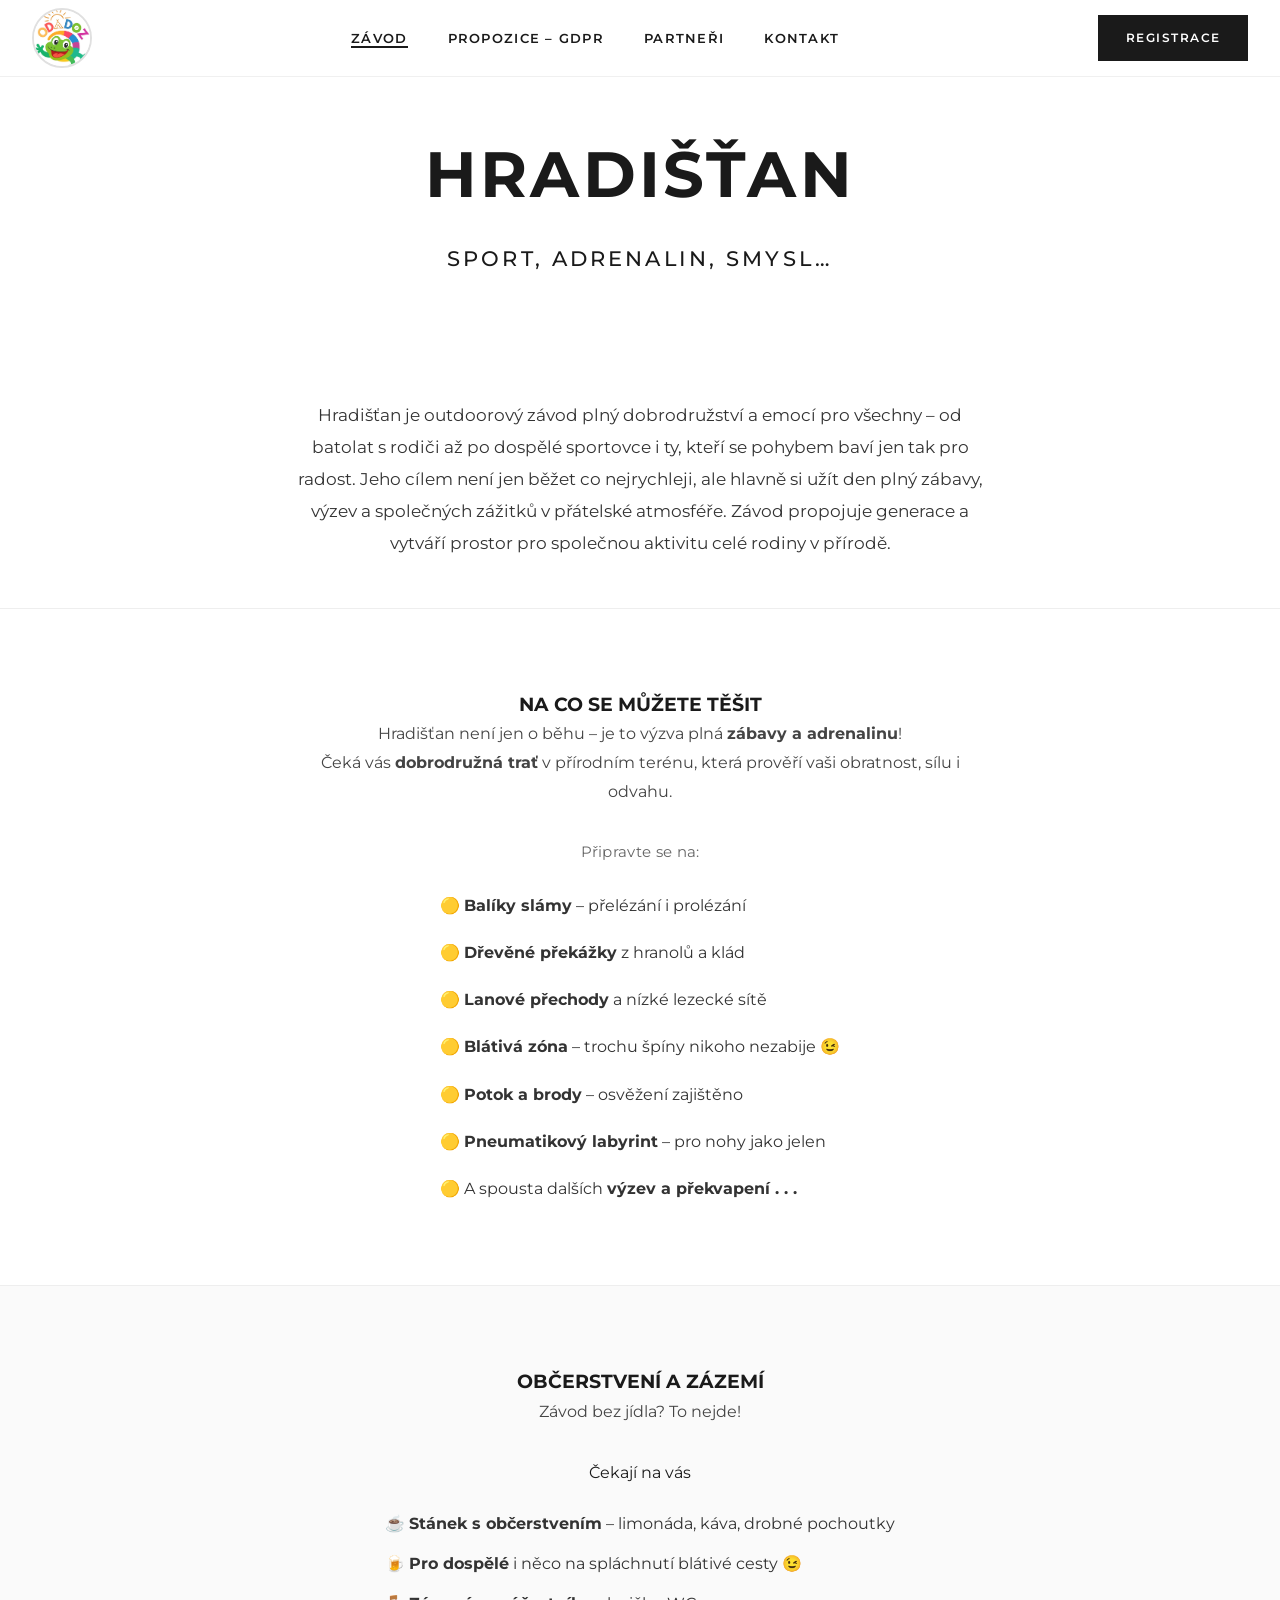
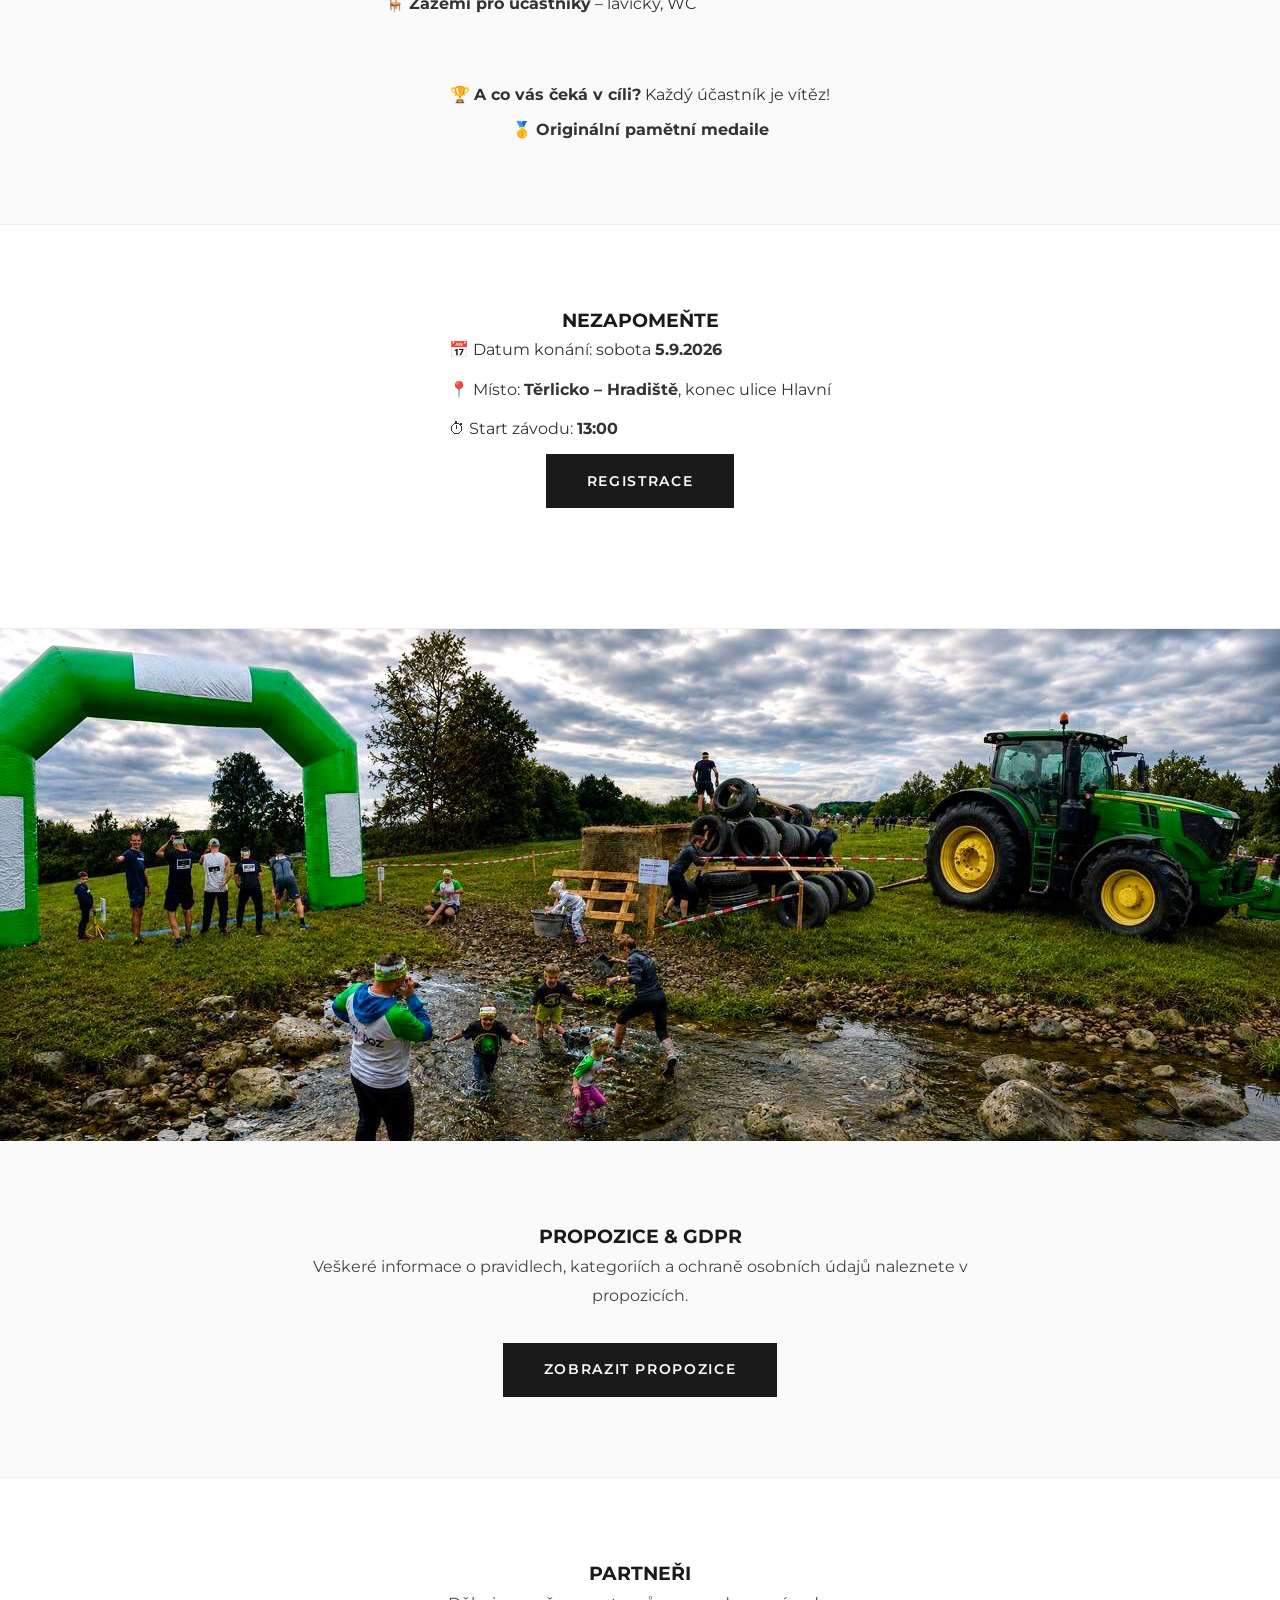
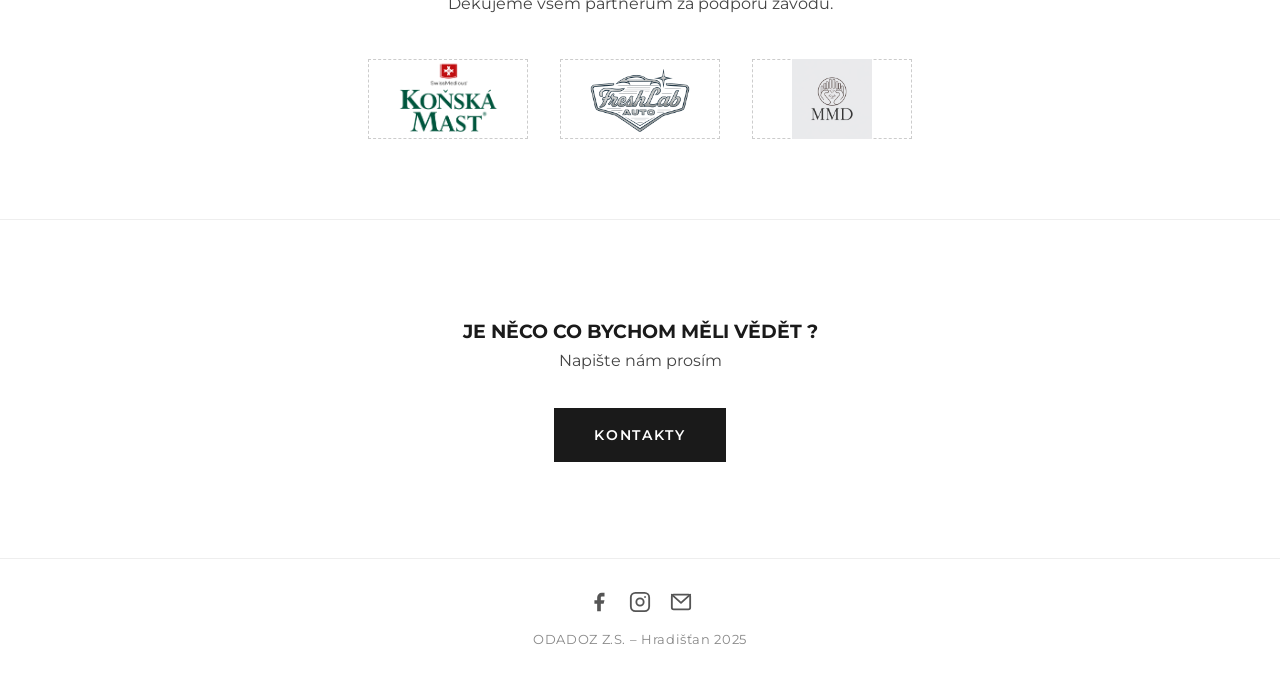
<file: index.html>
<!DOCTYPE html>
<html lang="cs">
<head>
  <meta charset="UTF-8" />
  <meta name="viewport" content="width=device-width, initial-scale=1.0" />
  <meta name="description" content="Závod Hradistán je adrenalinová outdoorová soutěž plná výzev, pohybu a zábavy. Přidej se!">
  <meta name="keywords" content="závod, outdoor, adrenalin, sport, Hradišťán, Těrlicko, Hradiště, Závod,">
  <meta name="author" content="ODADOZ">
  <meta name="viewport" content="width=device-width, initial-scale=1.0">
  <meta name="robots" content="index, follow">
  <title>Hradišťan – Sport, Adrenalin, Smysl | Adrenalinový outdoor závod</title>
  <link rel="preconnect" href="https://fonts.googleapis.com" />
  <link rel="preconnect" href="https://fonts.gstatic.com" crossorigin />
  <link href="https://fonts.googleapis.com/css2?family=Cormorant+Garamond:wght@300;400;600&family=Montserrat:wght@400;500;600;700&display=swap" rel="stylesheet" />
  <link rel="stylesheet" href="css/styles.css" />
  <link rel="icon" href="/loga/odadoz.jpg" type="image/jpg">
  <script src="js/script.js" defer></script>
</head>
<body>

 <!-- ===== NAVIGACE ===== -->
  <nav class="navbar" id="navbar">
    <div class="nav-inner">
      <a href="index.html" class="nav-logo">
      <img src="loga/odadoz.jpg" alt="Logo" class="logo-img">
      </a>
      <button class="hamburger" id="hamburger" aria-label="Menu" aria-expanded="false">
        <span></span><span></span><span></span>
      </button>
      <ul class="nav-links" id="nav-links">
        <li><a href="index.html">Závod</a></li>
        <li><a href="propozice.html">Propozice – GDPR</a></li>
        <li><a href="partneri.html">Partneři</a></li>
        <li><a href="kontakt.html">Kontakt</a></li>
      </ul>
      <a href="propozice.html#registrace" class="btn-nav">Registrace</a>
    </div>
  </nav>

  <!-- ===== HERO ===== -->
  <section class="partners-hero">
      <h1>HRADIŠŤAN</h1>
      <p class="hero-subtitle">SPORT, ADRENALIN, SMYSL…</p>
  </section>

  <!-- ===== O ZÁVODU ===== -->
  <section class="section section-about" id="o-zavodu">
    <div class="container container-narrow">
      <p class="about-text">
        Hradišťan je outdoorový závod plný dobrodružství a emocí pro všechny – od batolat s rodiči až po
        dospělé sportovce i ty, kteří se pohybem baví jen tak pro radost. Jeho cílem není jen běžet co
        nejrychleji, ale hlavně si užít den plný zábavy, výzev a společných zážitků v přátelské atmosféře.
        Závod propojuje generace a vytváří prostor pro společnou aktivitu celé rodiny v přírodě.
      </p>
    </div>
  </section>

  <!-- ===== NA CO SE TĚŠIT ===== -->
  <section class="section section-obstacles" id="trat">
    <div class="container container-narrow text-center">
      <h3>NA CO SE MŮŽETE TĚŠIT</h3>
      <p class="section-lead">
        Hradišťan není jen o běhu – je to výzva plná <strong>zábavy a adrenalinu</strong>!<br/>
        Čeká vás <strong>dobrodružná trať</strong> v přírodním terénu, která prověří vaši obratnost, sílu i odvahu.
      </p>

      <p class="obstacles-intro">Připravte se na:</p>

      <ul class="obstacles-list">
        <li>🟡 <strong>Balíky slámy</strong> – přelézání i prolézání</li>
        <li>🟡 <strong>Dřevěné překážky</strong> z hranolů a klád</li>
        <li>🟡 <strong>Lanové přechody</strong> a nízké lezecké sítě</li>
        <li>🟡 <strong>Blátivá zóna</strong> – trochu špíny nikoho nezabije 😉</li>
        <li>🟡 <strong>Potok a brody</strong> – osvěžení zajištěno</li>
        <li>🟡 <strong>Pneumatikový labyrint</strong> – pro nohy jako jelen</li>
        <li>🟡 A spousta dalších <strong>výzev a překvapení . . .</strong></li>
      </ul>
    </div>
  </section>

  <!-- ===== OBČERSTVENÍ ===== -->
  <section class="section section-food" id="obcerstveni">
    <div class="container container-narrow text-center">
      <h3>OBČERSTVENÍ A ZÁZEMÍ</h3>
      <p class="section-lead">Závod bez jídla? To nejde!</p>
      <p>Čekají na vás <strong></strong> </p>

      <ul class="food-list">
        <p>☕ <strong>Stánek s občerstvením</strong> – limonáda, káva, drobné pochoutky</p>
        <p>🍺 <strong>Pro dospělé</strong> i něco na spláchnutí blátivé cesty 😉</p>
        <p>🪑 <strong>Zázemí pro účastníky</strong> – lavičky, WC</p>
      </ul>

      <div class="finish-info">
        <p>🏆 <strong>A co vás čeká v cíli?</strong> Každý účastník je vítěz!</p>
        <p>🥇 <strong>Originální pamětní medaile</strong></p>
      </div>
    </div>
  </section>

  <!-- ===== DŮLEŽITÉ INFO / REGISTRACE ===== -->
   
  <section class="section section-info" id="registrace">
    
    <div class="container container-narrow text-center">
      <h3>NEZAPOMEŇTE</h3>

      <ul class="info-list">
        
        <li>📅 Datum konání: sobota <strong>5.9.2026</strong></li>
        <li>📍 Místo: <strong>Těrlicko – Hradiště</strong>, konec ulice Hlavní</li>
        <li>⏱ Start závodu: <strong>13:00</strong></li>
        <center><a href="propozice.html#registrace" class="btn btn-dark">REGISTRACE</a></center>
      </ul>

      
    </div>
  </section>

<!-- ===== FOTOGALERIE ===== -->
<section class="section-gallery" id="galerie">
  <div class="gallery-grid" style="grid-template-columns: 1fr;">
    <div class="gallery-item" style="aspect-ratio: unset; height: auto;">
      <img src="images/fotka_hradistan.png" alt="Závodníci na překážkové trati" onerror="this.parentElement.classList.add('img-placeholder')" />
    </div>
  </div>
</section>

  <!-- ===== PROPOZICE (zkrácená sekce odkaz) ===== -->
  <section class="section section-propozice" id="propozice">
    <div class="container container-narrow text-center">
      <h3>PROPOZICE & GDPR</h3>
      <p class="section-lead">Veškeré informace o pravidlech, kategoriích a ochraně osobních údajů naleznete v propozicích.</p>
      <a href="propozice.html" class="btn btn-dark">Zobrazit propozice</a>
    </div>
  </section>

  <!-- ===== PARTNEŘI ===== -->
  <section class="section section-partners" id="partneri">
    <div class="container text-center">
      <h3>PARTNEŘI</h3>
      <p class="section-lead">Děkujeme všem partnerům za podporu závodu.</p>
      <div class="partners-grid">
        <div class="partner-placeholder1"><a href="https://konskamast.cz/" target="_blank" rel="noopener noreferrer">
  <img src="loga/konska mast.png" alt="logo konska mast" height="80px" >
</a></div>
        <div class="partner-placeholder1"><a href="https://freshlab-auto/" target="_blank" rel="noopener noreferrer">
  <img src="loga/Logo.PNG" alt="logo freshlab auto" height="80px" >
</a></div>
        <div class="partner-placeholder1"><a href="https://mobilnimaserd.cz/" target="_blank" rel="noopener noreferrer">
  <img src="loga/logo.jpg" alt="logo freshlab auto" height="80px">
</a></div>
      </div>
    </div>
  </section>

  <!-- ===== KONTAKT ===== -->
  <section class="section section-contact" id="kontakt">
    <div class="container container-narrow text-center">
      <h3>JE NĚCO CO BYCHOM MĚLI VĚDĚT ?</h3>
      <p class="section-lead">Napište nám prosím</p>
      <a href="kontakt.html" class="btn btn-dark">KONTAKTY</a>
    </div>
  </section>

  <!-- ===== FOOTER ===== -->
  <footer class="footer">
    <div class="footer-inner">
      <div class="footer-social">
        <a href="#" aria-label="Facebook" class="social-icon">
          <svg xmlns="http://www.w3.org/2000/svg" width="22" height="22" viewBox="0 0 24 24" fill="#555">
            <path d="M18 2h-3a5 5 0 0 0-5 5v3H7v4h3v8h4v-8h3l1-4h-4V7a1 1 0 0 1 1-1h3z"/>
          </svg>
        </a>
        <a href="#" aria-label="Instagram" class="social-icon">
          <svg xmlns="http://www.w3.org/2000/svg" width="22" height="22" viewBox="0 0 24 24" fill="none" stroke="#555" stroke-width="2" stroke-linecap="round" stroke-linejoin="round">
            <rect x="2" y="2" width="20" height="20" rx="5" ry="5"/>
            <circle cx="12" cy="12" r="4"/>
            <circle cx="17.5" cy="6.5" r="1" fill="#555" stroke="none"/>
          </svg>
        </a>
        <a href="mailto:odadoz@outlook.cz" aria-label="E-mail" class="social-icon">
          <svg xmlns="http://www.w3.org/2000/svg" width="22" height="22" viewBox="0 0 24 24" fill="none" stroke="#555" stroke-width="2" stroke-linecap="round" stroke-linejoin="round">
            <rect x="2" y="4" width="20" height="16" rx="2"/>
            <polyline points="2,4 12,13 22,4"/>
          </svg>
        </a>
      </div>
      <p class="footer-copy">ODADOZ Z.S. – Hradišťan 2025</p>
    </div>
  </footer>

</body>
</html>
</file>
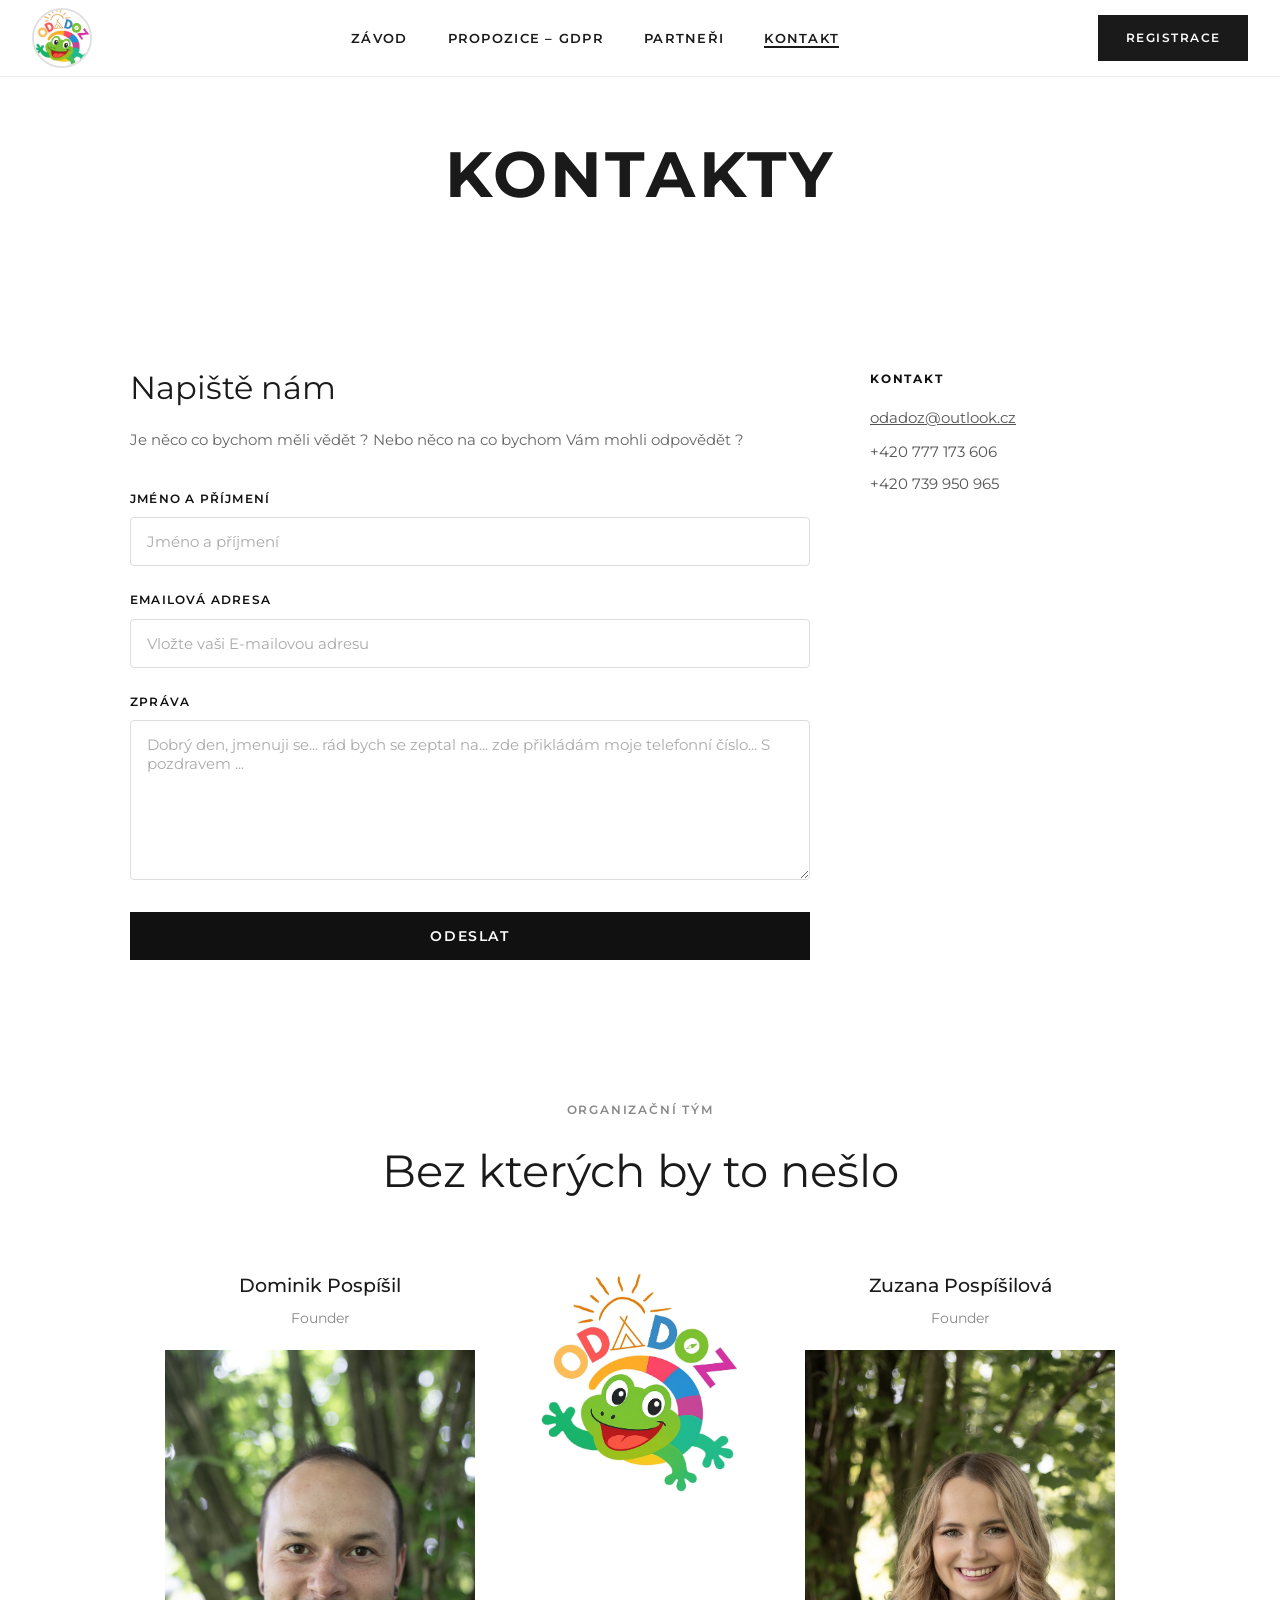
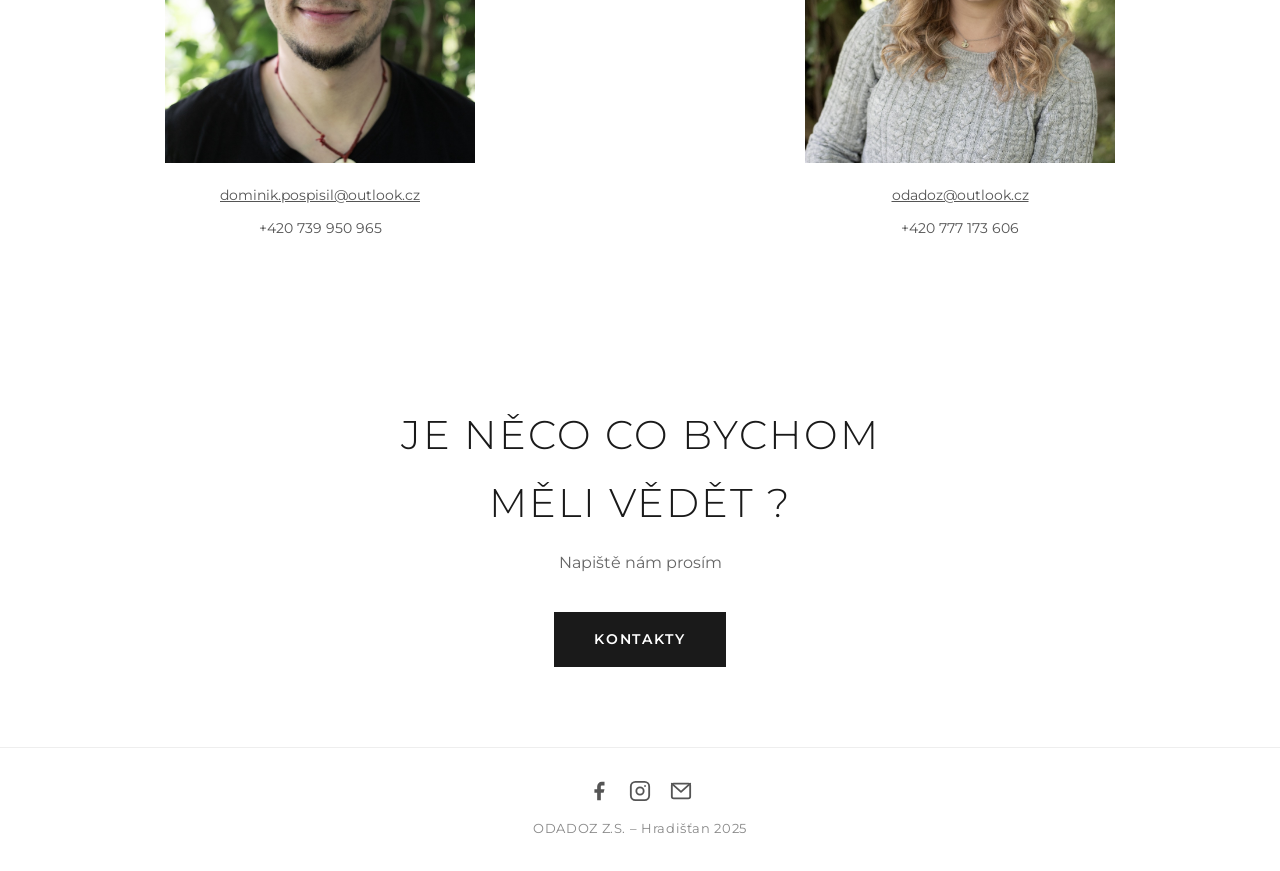
<file: kontakt.html>
<!DOCTYPE html>
<html lang="cs">
<head>
  <meta charset="UTF-8" />
  <meta name="viewport" content="width=device-width, initial-scale=1.0" />
  <meta name="description" content="Závod Hradistán je adrenalinová outdoorová soutěž plná výzev, pohybu a zábavy. Přidej se!">
  <meta name="keywords" content="závod, outdoor, adrenalin, sport, Hradišťán, Těrlicko, Hradiště, Závod,">
  <meta name="author" content="ODADOZ">
  <meta name="viewport" content="width=device-width, initial-scale=1.0">
  <meta name="robots" content="index, follow">
  <title>Kontakt - Hradišťan – Sport, Adrenalin, Smysl | Adrenalinový outdoor závod</title>
  <link rel="preconnect" href="https://fonts.googleapis.com" />
  <link rel="preconnect" href="https://fonts.gstatic.com" crossorigin />
  <link href="https://fonts.googleapis.com/css2?family=Cormorant+Garamond:wght@300;400;600&family=Montserrat:wght@400;500;600;700&display=swap" rel="stylesheet" />
  <link rel="stylesheet" href="css/styles.css" />
  <link rel="icon" href="/loga/odadoz.jpg" type="image/jpg">
  <script src="js/script.js" defer></script>
</head>
<body>

<!-- ===== NAVIGACE ===== -->
  <nav class="navbar" id="navbar">
    <div class="nav-inner">
      <a href="index.html" class="nav-logo">
      <img src="loga/odadoz.jpg" alt="Logo" class="logo-img">
      </a>
      <button class="hamburger" id="hamburger" aria-label="Menu" aria-expanded="false">
        <span></span><span></span><span></span>
      </button>
      <ul class="nav-links" id="nav-links">
        <li><a href="index.html">Závod</a></li>
        <li><a href="propozice.html">Propozice – GDPR</a></li>
        <li><a href="partneri.html">Partneři</a></li>
        <li><a href="kontakt.html">Kontakt</a></li>
      </ul>
      <a href="propozice.html#registrace" class="btn-nav">Registrace</a>
    </div>
  </nav>

  <!-- HERO -->
  <section class="partners-hero">
    <h1>KONTAKTY</h1>
  </section>

  <!-- CONTACT FORM + SIDEBAR -->
  <section class="contact-layout">
    <!-- Form -->
    <div class="contact-form-col">
      <h2>Napiště nám</h2>
      <p>Je něco co bychom měli vědět ? Nebo něco na co bychom Vám mohli odpovědět ?</p>

      <form id="contactForm" onsubmit="handleSubmit(event)">
        <div class="form-group">
          <label for="name">Jméno a příjmení</label>
          <input type="text" id="name" name="name" placeholder="Jméno a příjmení" required />
        </div>
        <div class="form-group">
          <label for="email">Emailová adresa</label>
          <input type="email" id="email" name="email" placeholder="Vložte vaši E-mailovou adresu" required />
        </div>
        <div class="form-group">
          <label for="message">Zpráva</label>
          <textarea id="message" name="message" placeholder="Dobrý den, jmenuji se... rád bych se zeptal na... zde přikládám moje telefonní číslo... S pozdravem ..." required></textarea>
        </div>
        <button type="submit" class="btn-submit">ODESLAT</button>
        <div class="form-success" id="formSuccess">
          ✅ Zpráva byla úspěšně odeslána! Ozveme se co nejdříve.
        </div>
      </form>
    </div>

    <!-- Contact info -->
    <div class="contact-info-col">
      <h3>Kontakt</h3>
      <a href="mailto:odadoz@outlook.cz">odadoz@outlook.cz</a>
      <a href="tel:+420777173606" class="phone">+420 777 173 606</a>
      <a href="tel:+420739950965" class="phone">+420 739 950 965</a>
    </div>
  </section>

  <!-- TEAM SECTION -->
  <section class="team-section">
    <p class="section-label">Organizační tým</p>
    <h2>Bez kterých by to nešlo</h2>

    <div class="team-grid">
      <!-- Dominik -->
      <div class="team-member">
        <h3>Dominik Pospíšil</h3>
        <p class="role">Founder</p>
        <img src="images/Dominik.jpg" alt="Dominik Pospíšil" class="photo"
          onerror="this.style.display='none'; this.nextElementSibling.style.display='flex';" />
        <div class="photo-placeholder" style="display:none;">Foto</div>
        <a href="mailto:dominik.pospisil@outlook.cz" class="member-email">dominik.pospisil@outlook.cz</a>
        <span class="member-phone">+420 739 950 965</span>
      </div>

      <!-- Logo -->
      <div class="team-logo">
        <img src="loga/odadoz.jpg" alt="ODADOZ Logo"
          onerror="this.style.display='none'; this.nextElementSibling.style.display='flex';" />
        <div class="team-logo-placeholder" style="display:none;">🐸</div>
      </div>

      <!-- Zuzana -->
      <div class="team-member">
        <h3>Zuzana Pospíšilová</h3>
        <p class="role">Founder</p>
        <img src="images/Zuzana.jpg" alt="Zuzana Pospíšilová" class="photo"
          onerror="this.style.display='none'; this.nextElementSibling.style.display='flex';" />
        <div class="photo-placeholder" style="display:none;">Foto</div>
        <a href="mailto:odadoz@outlook.cz" class="member-email">odadoz@outlook.cz</a>
        <span class="member-phone">+420 777 173 606</span>
      </div>
    </div>
  </section>

  <!-- CTA -->
  <section class="cta-section">
    <h2>Je něco co bychom<br>měli vědět ?</h2>
    <p>Napiště nám prosím</p>
    <a href="#contactForm" class="btn btn-dark">KONTAKTY</a>
  </section>

  <!-- FOOTER -->
  <footer class="footer">
    <div class="footer-inner">
      <div class="footer-social">
        <a href="#" aria-label="Facebook" class="social-icon">
          <svg xmlns="http://www.w3.org/2000/svg" width="22" height="22" viewBox="0 0 24 24" fill="#555">
            <path d="M18 2h-3a5 5 0 0 0-5 5v3H7v4h3v8h4v-8h3l1-4h-4V7a1 1 0 0 1 1-1h3z"/>
          </svg>
        </a>
        <a href="#" aria-label="Instagram" class="social-icon">
          <svg xmlns="http://www.w3.org/2000/svg" width="22" height="22" viewBox="0 0 24 24" fill="none" stroke="#555" stroke-width="2" stroke-linecap="round" stroke-linejoin="round">
            <rect x="2" y="2" width="20" height="20" rx="5" ry="5"/>
            <circle cx="12" cy="12" r="4"/>
            <circle cx="17.5" cy="6.5" r="1" fill="#555" stroke="none"/>
          </svg>
        </a>
        <a href="mailto:odadoz@outlook.cz" aria-label="E-mail" class="social-icon">
          <svg xmlns="http://www.w3.org/2000/svg" width="22" height="22" viewBox="0 0 24 24" fill="none" stroke="#555" stroke-width="2" stroke-linecap="round" stroke-linejoin="round">
            <rect x="2" y="4" width="20" height="16" rx="2"/>
            <polyline points="2,4 12,13 22,4"/>
          </svg>
        </a>
      </div>
      <p class="footer-copy">ODADOZ Z.S. – Hradišťan 2025</p>
    </div>
  </footer>

</body>
</html>
</file>
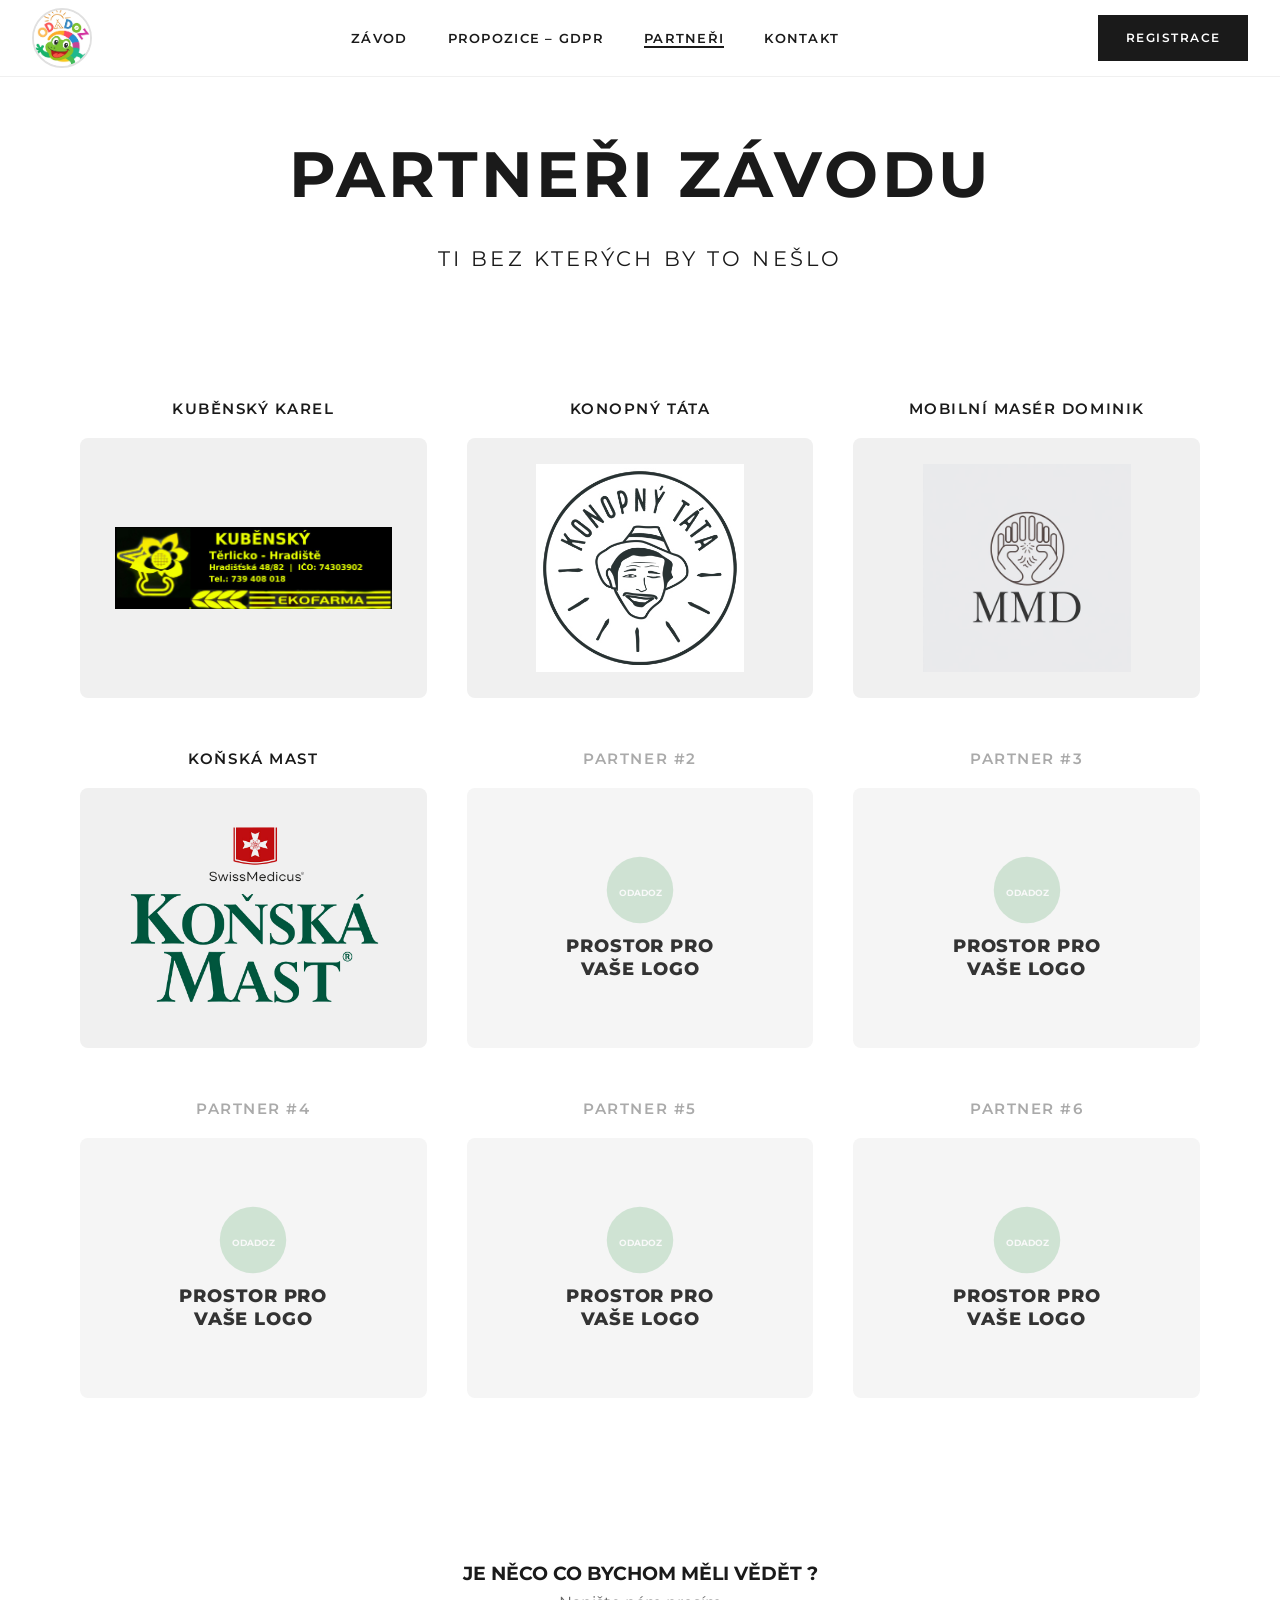
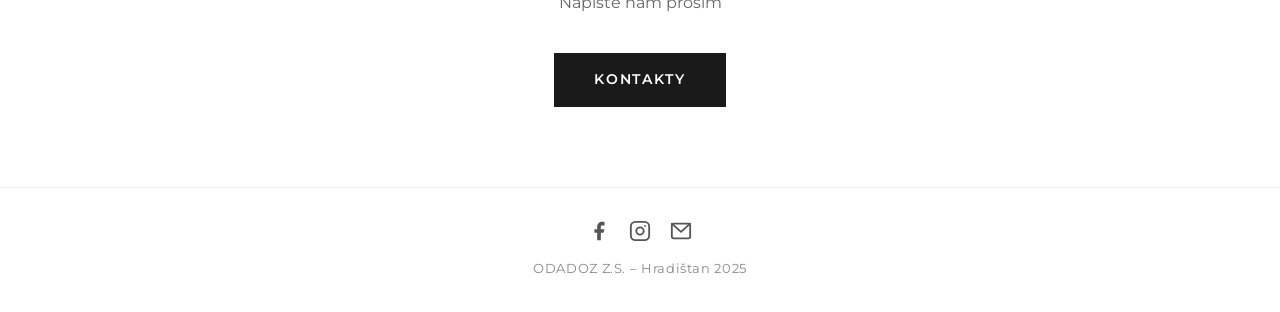
<file: partneri.html>
<!DOCTYPE html>
<html lang="cs">
<head>
  <meta charset="UTF-8" />
  <meta name="viewport" content="width=device-width, initial-scale=1.0" />
  <meta name="description" content="Závod Hradistán je adrenalinová outdoorová soutěž plná výzev, pohybu a zábavy. Přidej se!">
  <meta name="keywords" content="závod, outdoor, adrenalin, sport, Hradišťán, Těrlicko, Hradiště, Závod,">
  <meta name="author" content="ODADOZ">
  <meta name="viewport" content="width=device-width, initial-scale=1.0">
  <meta name="robots" content="index, follow">
  <title>Partneři - Hradišťan – Sport, Adrenalin, Smysl | Adrenalinový outdoor závod</title>
  <link rel="preconnect" href="https://fonts.googleapis.com" />
  <link rel="preconnect" href="https://fonts.gstatic.com" crossorigin />
  <link href="https://fonts.googleapis.com/css2?family=Cormorant+Garamond:wght@300;400;600&family=Montserrat:wght@400;500;600;700&display=swap" rel="stylesheet" />
  <link rel="stylesheet" href="css/styles.css" />
  <link rel="icon" href="/loga/odadoz.jpg" type="image/jpg">
  <script src="js/script.js" defer></script>
</head>
<body>

  <!-- ===== NAVIGACE ===== -->
  <nav class="navbar" id="navbar">
    <div class="nav-inner">
      <a href="index.html" class="nav-logo">
      <img src="loga/odadoz.jpg" alt="Logo" class="logo-img">
      </a>
      <button class="hamburger" id="hamburger" aria-label="Menu" aria-expanded="false">
        <span></span><span></span><span></span>
      </button>
      <ul class="nav-links" id="nav-links">
        <li><a href="index.html">Závod</a></li>
        <li><a href="propozice.html">Propozice – GDPR</a></li>
        <li><a href="partneri.html">Partneři</a></li>
        <li><a href="kontakt.html">Kontakt</a></li>
      </ul>
      <a href="propozice.html#registrace" class="btn-nav">Registrace</a>
    </div>
  </nav>

  <!-- HERO -->
  <section class="partners-hero">
    <h1>Partneři závodu</h1>
    <p>Ti bez kterých by to nešlo</p>
  </section>

  <!-- GRID PARTNERŮ -->
  <section class="partners-section">
    <div class="partners-page-grid">

      <!-- Partner 1 – Kuběnský Karel -->
      <div class="partner-card">
        <span class="partner-name">Kuběnský Karel</span>
        <div class="partner-logo-wrap">
           <a href="https://ares.gov.cz/ekonomicke-subjekty/res/23974028/" target="_blank" rel="noopener noreferrer">
            <img src="loga/kubenskylogom.png" alt="Kuběnský Karel" />
          </a>
        </div>
      </div>

      <!-- Partner 2 – Konopný Táta -->
      <div class="partner-card">
        <span class="partner-name">Konopný Táta</span>
        <div class="partner-logo-wrap">
          <a href="https://www.konopnytata.cz/?gad_source=1&gad_campaignid=21364734650&gclid=Cj0KCQjwlLDQBhDjARIsAPlIefGEsne9LgE_5A9vCcELTGYLXmVmdD7Zg6nX7Q-cwOZdF_t7OAPhjekaAterEALw_wcB" target="_blank" rel="noopener noreferrer">
            <img src="loga/konopnytata.jpg" alt="Konopný Táta" />
          </a>
        </div>
      </div>

      <!-- Partner 3 – Mobilní Masér Dominik -->
      <div class="partner-card">
        <span class="partner-name">Mobilní Masér Dominik</span>
        <div class="partner-logo-wrap">
          <a href="https://www.mobilnimaserd.cz/" target="_blank" rel="noopener noreferrer">
            <img src="loga/logo.jpg" alt="Mobilní Masér Dominik" />
          </a>
        </div>
      </div>

      <!-- Partner 4 – Koňská mast -->
      <div class="partner-card">
        <span class="partner-name">Koňská mast</span>
        <div class="partner-logo-wrap">
          <a href="https://konskamast.cz/" target="_blank" rel="noopener noreferrer">
            <img src="loga/konska mast.png" alt="Koňská mast" />
          </a>
        </div>
      </div>

      <!-- Placeholder 2 -->
      <div class="partner-card placeholder">
        <span class="partner-name">Partner #2</span>
        <div class="partner-logo-wrap">
          <svg viewBox="0 0 80 80" xmlns="http://www.w3.org/2000/svg">
            <circle cx="40" cy="40" r="38" fill="#3a9c4e" opacity="0.5"/>
            <text x="50%" y="55%" dominant-baseline="middle" text-anchor="middle" fill="white" font-size="10" font-weight="bold">ODADOZ</text>
          </svg>
          <span class="placeholder-text">Prostor pro<br/>vaše logo</span>
        </div>
      </div>

      <!-- Placeholder 3 -->
      <div class="partner-card placeholder">
        <span class="partner-name">Partner #3</span>
        <div class="partner-logo-wrap">
          <svg viewBox="0 0 80 80" xmlns="http://www.w3.org/2000/svg">
            <circle cx="40" cy="40" r="38" fill="#3a9c4e" opacity="0.5"/>
            <text x="50%" y="55%" dominant-baseline="middle" text-anchor="middle" fill="white" font-size="10" font-weight="bold">ODADOZ</text>
          </svg>
          <span class="placeholder-text">Prostor pro<br/>vaše logo</span>
        </div>
      </div>

      <!-- Placeholder 4 -->
      <div class="partner-card placeholder">
        <span class="partner-name">Partner #4</span>
        <div class="partner-logo-wrap">
          <svg viewBox="0 0 80 80" xmlns="http://www.w3.org/2000/svg">
            <circle cx="40" cy="40" r="38" fill="#3a9c4e" opacity="0.5"/>
            <text x="50%" y="55%" dominant-baseline="middle" text-anchor="middle" fill="white" font-size="10" font-weight="bold">ODADOZ</text>
          </svg>
          <span class="placeholder-text">Prostor pro<br/>vaše logo</span>
        </div>
      </div>

      <!-- Placeholder 5 -->
      <div class="partner-card placeholder">
        <span class="partner-name">Partner #5</span>
        <div class="partner-logo-wrap">
          <svg viewBox="0 0 80 80" xmlns="http://www.w3.org/2000/svg">
            <circle cx="40" cy="40" r="38" fill="#3a9c4e" opacity="0.5"/>
            <text x="50%" y="55%" dominant-baseline="middle" text-anchor="middle" fill="white" font-size="10" font-weight="bold">ODADOZ</text>
          </svg>
          <span class="placeholder-text">Prostor pro<br/>vaše logo</span>
        </div>
      </div>

      <!-- Placeholder 6 -->
      <div class="partner-card placeholder">
        <span class="partner-name">Partner #6</span>
        <div class="partner-logo-wrap">
          <svg viewBox="0 0 80 80" xmlns="http://www.w3.org/2000/svg">
            <circle cx="40" cy="40" r="38" fill="#3a9c4e" opacity="0.5"/>
            <text x="50%" y="55%" dominant-baseline="middle" text-anchor="middle" fill="white" font-size="10" font-weight="bold">ODADOZ</text>
          </svg>
          <span class="placeholder-text">Prostor pro<br/>vaše logo</span>
        </div>
      </div>

    </div>
  </section>

  <!-- CTA -->
  <section class="cta-section">
    <h3>JE NĚCO CO BYCHOM MĚLI VĚDĚT ?</h3>
    <p>Napište nám prosím</p>
    <a href="kontakt.html" class="btn btn-dark">Kontakty</a>
  </section>

  <!-- FOOTER -->
  <footer class="footer">
    <div class="footer-inner">
      <div class="footer-social">
        <a href="#" aria-label="Facebook" class="social-icon">
          <svg xmlns="http://www.w3.org/2000/svg" width="22" height="22" viewBox="0 0 24 24" fill="#555">
            <path d="M18 2h-3a5 5 0 0 0-5 5v3H7v4h3v8h4v-8h3l1-4h-4V7a1 1 0 0 1 1-1h3z"/>
          </svg>
        </a>
        <a href="#" aria-label="Instagram" class="social-icon">
          <svg xmlns="http://www.w3.org/2000/svg" width="22" height="22" viewBox="0 0 24 24" fill="none" stroke="#555" stroke-width="2" stroke-linecap="round" stroke-linejoin="round">
            <rect x="2" y="2" width="20" height="20" rx="5" ry="5"/>
            <circle cx="12" cy="12" r="4"/>
            <circle cx="17.5" cy="6.5" r="1" fill="#555" stroke="none"/>
          </svg>
        </a>
        <a href="mailto:odadoz@outlook.cz" aria-label="E-mail" class="social-icon">
          <svg xmlns="http://www.w3.org/2000/svg" width="22" height="22" viewBox="0 0 24 24" fill="none" stroke="#555" stroke-width="2" stroke-linecap="round" stroke-linejoin="round">
            <rect x="2" y="4" width="20" height="16" rx="2"/>
            <polyline points="2,4 12,13 22,4"/>
          </svg>
        </a>
      </div>
      <p class="footer-copy">ODADOZ Z.S. – Hradištan 2025</p>
    </div>
  </footer>

  <script src="js/script.js" defer></script>
</body>
</html>
</file>
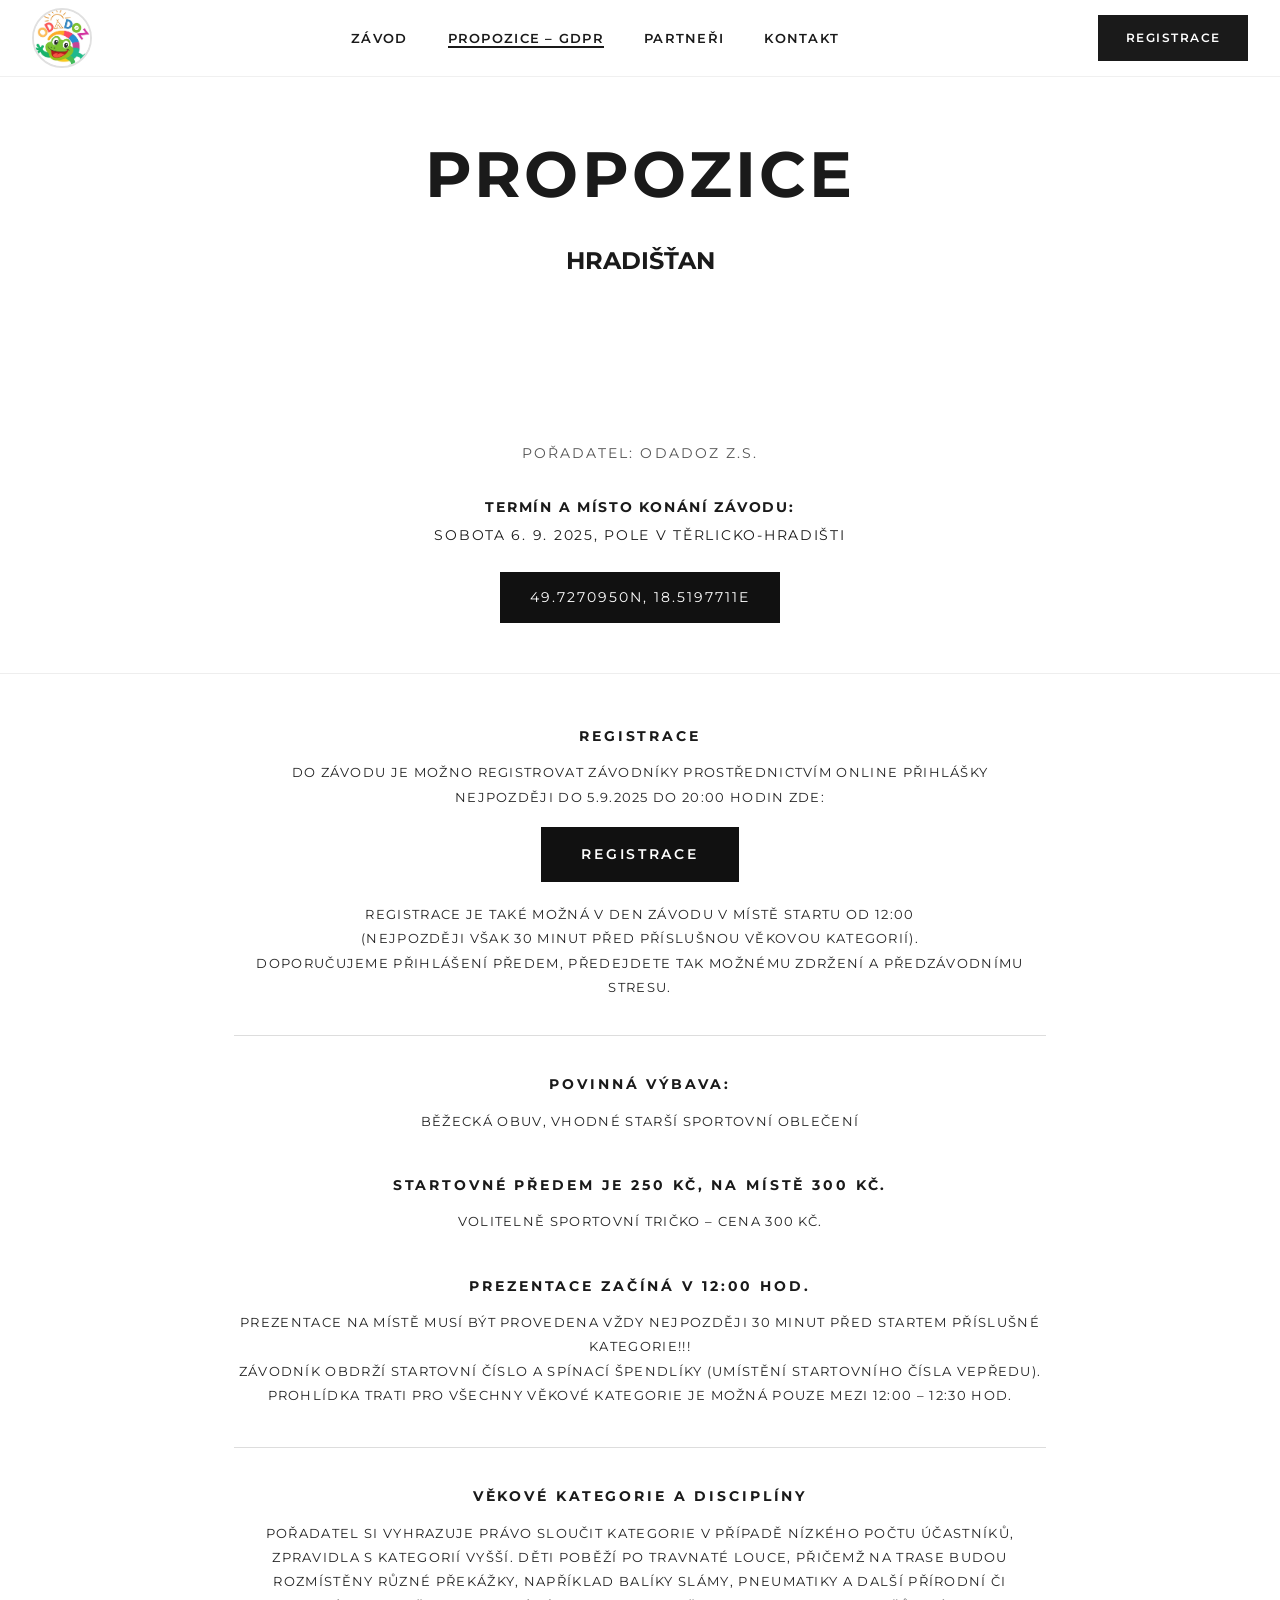
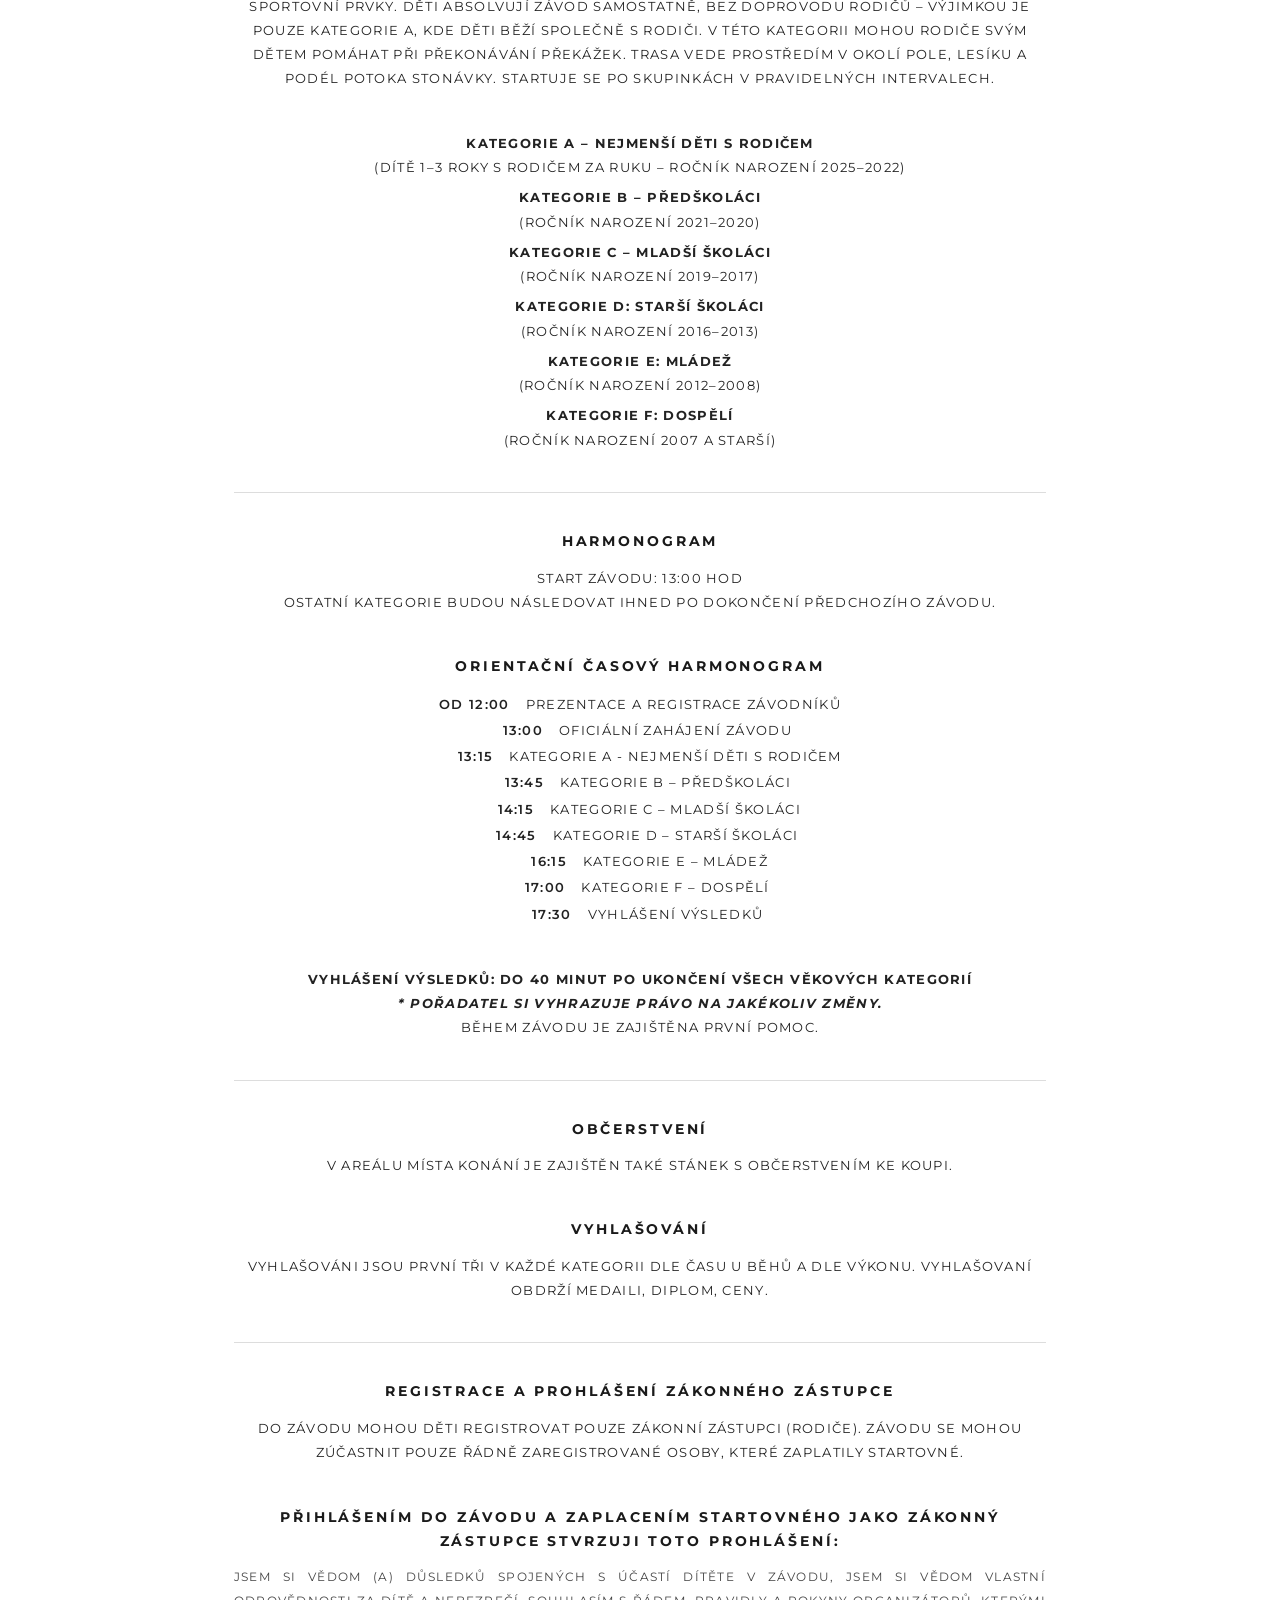
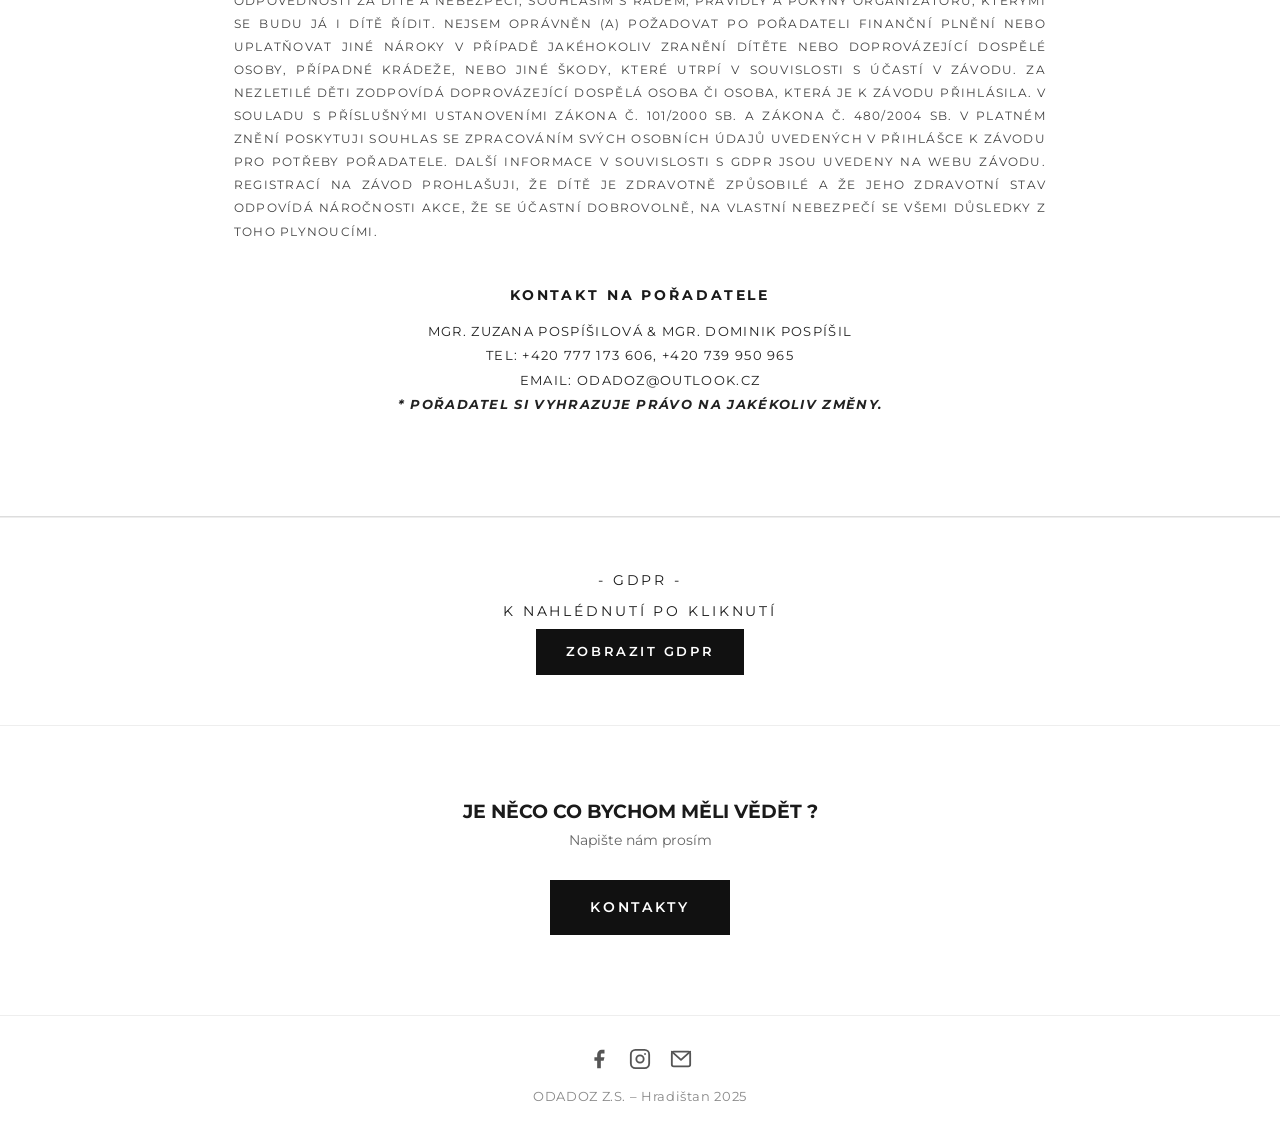
<file: propozice.html>
<!DOCTYPE html>
<html lang="cs">
<head>
  <meta charset="UTF-8" />
  <meta name="viewport" content="width=device-width, initial-scale=1.0" />
  <meta name="description" content="Závod Hradistán je adrenalinová outdoorová soutěž plná výzev, pohybu a zábavy. Přidej se!">
  <meta name="keywords" content="závod, outdoor, adrenalin, sport, Hradišťán, Těrlicko, Hradiště, Závod,">
  <meta name="author" content="ODADOZ">
  <meta name="viewport" content="width=device-width, initial-scale=1.0">
  <meta name="robots" content="index, follow">
  <title>Propozice - Hradišťan – Sport, Adrenalin, Smysl | Adrenalinový outdoor závod</title>
  <link rel="preconnect" href="https://fonts.googleapis.com" />
  <link rel="preconnect" href="https://fonts.gstatic.com" crossorigin />
  <link href="https://fonts.googleapis.com/css2?family=Cormorant+Garamond:wght@300;400;600&family=Montserrat:wght@400;500;600;700&display=swap" rel="stylesheet" />
  <link rel="stylesheet" href="css/styles.css" />
  <link rel="icon" href="/loga/odadoz.jpg" type="image/jpg">
  <script src="js/script.js" defer></script>
</head>
<body>

 <!-- ===== NAVIGACE ===== -->
  <nav class="navbar" id="navbar">
    <div class="nav-inner">
      <a href="index.html" class="nav-logo">
      <img src="loga/odadoz.jpg" alt="Logo" class="logo-img">
      </a>
      <button class="hamburger" id="hamburger" aria-label="Menu" aria-expanded="false">
        <span></span><span></span><span></span>
      </button>
      <ul class="nav-links" id="nav-links">
        <li><a href="index.html">Závod</a></li>
        <li><a href="propozice.html">Propozice – GDPR</a></li>
        <li><a href="partneri.html">Partneři</a></li>
        <li><a href="kontakt.html">Kontakt</a></li>
      </ul>
      <a href="propozice.html#registrace" class="btn-nav">Registrace</a>
    </div>
  </nav>

  <!-- ═══ HERO ═══ -->
  <section class="partners-hero">
    <h1>PROPOZICE</h1>
    <h2>HRADIŠŤAN</h2>
  </section>
  
  <header class="propozice-hero">
    <p class="poradatel">POŘADATEL: ODADOZ Z.S.</p>
    <p class="termin">
      TERMÍN A MÍSTO KONÁNÍ ZÁVODU:
      <span>SOBOTA 6. 9. 2025, POLE V TĚRLICKO-HRADIŠTI</span>
    </p>
    <a
      href="https://maps.google.com/?q=49.7270950N,18.5197711E"
      target="_blank"
      class="btn-gps"
    >49.7270950N, 18.5197711E</a>
  </header>

  <!-- ═══ OBSAH PROPOZIC ═══ -->
  <main class="propozice-content">

    <!-- Registrace -->
    <section class="registrace-section" id="registrace">
      <h3>REGISTRACE</h3>
      <p>
        DO ZÁVODU JE MOŽNO REGISTROVAT ZÁVODNÍKY PROSTŘEDNICTVÍM ONLINE PŘIHLÁŠKY<br>
        NEJPOZDĚJI DO 5.9.2025 DO 20:00 HODIN ZDE:
      </p>
      <a href="#" class="btn-registrace">REGISTRACE</a>
      <p style="margin-top:20px;">
        REGISTRACE JE TAKÉ MOŽNÁ V DEN ZÁVODU V MÍSTĚ STARTU OD 12:00<br>
        (NEJPOZDĚJI VŠAK 30 MINUT PŘED PŘÍSLUŠNOU VĚKOVOU KATEGORIÍ).<br>
        DOPORUČUJEME PŘIHLÁŠENÍ PŘEDEM, PŘEDEJDETE TAK MOŽNÉMU ZDRŽENÍ A PŘEDZÁVODNÍMU STRESU.
      </p>
    </section>

    <hr class="divider" />

    <!-- Povinná výbava -->
    <section class="prop-section" style="margin-top:36px;">
      <h3>POVINNÁ VÝBAVA:</h3>
      <p>BĚŽECKÁ OBUV, VHODNÉ STARŠÍ SPORTOVNÍ OBLEČENÍ</p>
    </section>

    <!-- Startovné -->
    <section class="prop-section">
      <h3 class="highlight">STARTOVNÉ PŘEDEM JE 250 KČ, NA MÍSTĚ 300 KČ.</h3>
      <p>VOLITELNĚ SPORTOVNÍ TRIČKO – CENA 300 KČ.</p>
    </section>

    <!-- Prezentace -->
    <section class="prop-section">
      <h3>PREZENTACE ZAČÍNÁ V 12:00 HOD.</h3>
      <p>
        PREZENTACE NA MÍSTĚ MUSÍ BÝT PROVEDENA VŽDY NEJPOZDĚJI 30 MINUT PŘED STARTEM PŘÍSLUŠNÉ KATEGORIE!!!<br>
        ZÁVODNÍK OBDRŽÍ STARTOVNÍ ČÍSLO A SPÍNACÍ ŠPENDLÍKY (UMÍSTĚNÍ STARTOVNÍHO ČÍSLA VEPŘEDU).<br>
        PROHLÍDKA TRATI PRO VŠECHNY VĚKOVÉ KATEGORIE JE MOŽNÁ POUZE MEZI 12:00 – 12:30 HOD.
      </p>
    </section>

    <hr class="divider" />

    <!-- Věkové kategorie a disciplíny -->
    <section class="prop-section" style="margin-top:36px;">
      <h3>VĚKOVÉ KATEGORIE A DISCIPLÍNY</h3>
      <p>
        POŘADATEL SI VYHRAZUJE PRÁVO SLOUČIT KATEGORIE V PŘÍPADĚ NÍZKÉHO POČTU ÚČASTNÍKŮ, ZPRAVIDLA S KATEGORIÍ VYŠŠÍ. DĚTI POBĚŽÍ PO TRAVNATÉ LOUCE, PŘIČEMŽ NA TRASE BUDOU ROZMÍSTĚNY RŮZNÉ PŘEKÁŽKY, NAPŘÍKLAD BALÍKY SLÁMY, PNEUMATIKY A DALŠÍ PŘÍRODNÍ ČI SPORTOVNÍ PRVKY. DĚTI ABSOLVUJÍ ZÁVOD SAMOSTATNĚ, BEZ DOPROVODU RODIČŮ – VÝJIMKOU JE POUZE KATEGORIE A, KDE DĚTI BĚŽÍ SPOLEČNĚ S RODIČI. V TÉTO KATEGORII MOHOU RODIČE SVÝM DĚTEM POMÁHAT PŘI PŘEKONÁVÁNÍ PŘEKÁŽEK. TRASA VEDE PROSTŘEDÍM V OKOLÍ POLE, LESÍKU A PODÉL POTOKA STONÁVKY. STARTUJE SE PO SKUPINKÁCH V PRAVIDELNÝCH INTERVALECH.
      </p>
    </section>

    <!-- Kategorie -->
    <section class="prop-section">
      <div class="kategorie-grid">
        <p><strong>KATEGORIE A – NEJMENŠÍ DĚTI S RODIČEM</strong><br>(DÍTĚ 1–3 ROKY S RODIČEM ZA RUKU – ROČNÍK NAROZENÍ 2025–2022)</p>
        <p><strong>KATEGORIE B – PŘEDŠKOLÁCI</strong><br>(ROČNÍK NAROZENÍ 2021–2020)</p>
        <p><strong>KATEGORIE C – MLADŠÍ ŠKOLÁCI</strong><br>(ROČNÍK NAROZENÍ 2019–2017)</p>
        <p><strong>KATEGORIE D: STARŠÍ ŠKOLÁCI</strong><br>(ROČNÍK NAROZENÍ 2016–2013)</p>
        <p><strong>KATEGORIE E: MLÁDEŽ</strong><br>(ROČNÍK NAROZENÍ 2012–2008)</p>
        <p><strong>KATEGORIE F: DOSPĚLÍ</strong><br>(ROČNÍK NAROZENÍ 2007 A STARŠÍ)</p>
      </div>
    </section>

    <hr class="divider" />

    <!-- Harmonogram -->
    <section class="prop-section" style="margin-top:36px;">
      <h3>HARMONOGRAM</h3>
      <p>
        START ZÁVODU: 13:00 HOD<br>
        OSTATNÍ KATEGORIE BUDOU NÁSLEDOVAT IHNED PO DOKONČENÍ PŘEDCHOZÍHO ZÁVODU.
      </p>
    </section>

    <section class="prop-section">
      <h3>ORIENTAČNÍ ČASOVÝ HARMONOGRAM</h3>
      <ul class="harmonogram-list">
        <li><span class="cas">OD 12:00</span><span>PREZENTACE A REGISTRACE ZÁVODNÍKŮ</span></li>
        <li><span class="cas">13:00</span><span>OFICIÁLNÍ ZAHÁJENÍ ZÁVODU</span></li>
        <li><span class="cas">13:15</span><span>KATEGORIE A - NEJMENŠÍ DĚTI S RODIČEM</span></li>
        <li><span class="cas">13:45</span><span>KATEGORIE B – PŘEDŠKOLÁCI</span></li>
        <li><span class="cas">14:15</span><span>KATEGORIE C – MLADŠÍ ŠKOLÁCI</span></li>
        <li><span class="cas">14:45</span><span>KATEGORIE D – STARŠÍ ŠKOLÁCI</span></li>
        <li><span class="cas">16:15</span><span>KATEGORIE E – MLÁDEŽ</span></li>
        <li><span class="cas">17:00</span><span>KATEGORIE F – DOSPĚLÍ</span></li>
        <li><span class="cas">17:30</span><span>VYHLÁŠENÍ VÝSLEDKŮ</span></li>
      </ul>
    </section>

    <section class="prop-section">
      <p class="highlight">VYHLÁŠENÍ VÝSLEDKŮ: DO 40 MINUT PO UKONČENÍ VŠECH VĚKOVÝCH KATEGORIÍ</p>
      <p class="note">* POŘADATEL SI VYHRAZUJE PRÁVO NA JAKÉKOLIV ZMĚNY.</p>
      <p>BĚHEM ZÁVODU JE ZAJIŠTĚNA PRVNÍ POMOC.</p>
    </section>

    <hr class="divider" />

    <!-- Občerstvení -->
    <section class="prop-section" style="margin-top:36px;">
      <h3>OBČERSTVENÍ</h3>
      <p>V AREÁLU MÍSTA KONÁNÍ JE ZAJIŠTĚN TAKÉ STÁNEK S OBČERSTVENÍM KE KOUPI.</p>
    </section>

    <!-- Vyhlašování -->
    <section class="prop-section">
      <h3>VYHLAŠOVÁNÍ</h3>
      <p>VYHLAŠOVÁNI JSOU PRVNÍ TŘI V KAŽDÉ KATEGORII DLE ČASU U BĚHŮ A DLE VÝKONU. VYHLAŠOVANÍ OBDRŽÍ MEDAILI, DIPLOM, CENY.</p>
    </section>

    <hr class="divider" />

    <!-- Registrace a prohlášení -->
    <section class="prop-section" style="margin-top:36px;">
      <h3>REGISTRACE A PROHLÁŠENÍ ZÁKONNÉHO ZÁSTUPCE</h3>
      <p>
        DO ZÁVODU MOHOU DĚTI REGISTROVAT POUZE ZÁKONNÍ ZÁSTUPCI (RODIČE). ZÁVODU SE MOHOU ZÚČASTNIT POUZE ŘÁDNĚ ZAREGISTROVANÉ OSOBY, KTERÉ ZAPLATILY STARTOVNÉ.
      </p>
    </section>

    <section class="prop-section">
      <h3>PŘIHLÁŠENÍM DO ZÁVODU A ZAPLACENÍM STARTOVNÉHO JAKO ZÁKONNÝ ZÁSTUPCE STVRZUJI TOTO PROHLÁŠENÍ:</h3>
      <p class="prohlaseni">
        JSEM SI VĚDOM (A) DŮSLEDKŮ SPOJENÝCH S ÚČASTÍ DÍTĚTE V ZÁVODU, JSEM SI VĚDOM VLASTNÍ ODPOVĚDNOSTI ZA DÍTĚ A NEBEZPEČÍ, SOUHLASÍM S ŘÁDEM, PRAVIDLY A POKYNY ORGANIZÁTORŮ, KTERÝMI SE BUDU JÁ I DÍTĚ ŘÍDIT. NEJSEM OPRÁVNĚN (A) POŽADOVAT PO POŘADATELI FINANČNÍ PLNĚNÍ NEBO UPLATŇOVAT JINÉ NÁROKY V PŘÍPADĚ JAKÉHOKOLIV ZRANĚNÍ DÍTĚTE NEBO DOPROVÁZEJÍCÍ DOSPĚLÉ OSOBY, PŘÍPADNÉ KRÁDEŽE, NEBO JINÉ ŠKODY, KTERÉ UTRPÍ V SOUVISLOSTI S ÚČASTÍ V ZÁVODU. ZA NEZLETILÉ DĚTI ZODPOVÍDÁ DOPROVÁZEJÍCÍ DOSPĚLÁ OSOBA ČI OSOBA, KTERÁ JE K ZÁVODU PŘIHLÁSILA. V SOULADU S PŘÍSLUŠNÝMI USTANOVENÍMI ZÁKONA Č. 101/2000 SB. A ZÁKONA Č. 480/2004 SB. V PLATNÉM ZNĚNÍ POSKYTUJI SOUHLAS SE ZPRACOVÁNÍM SVÝCH OSOBNÍCH ÚDAJŮ UVEDENÝCH V PŘIHLÁŠCE K ZÁVODU PRO POTŘEBY POŘADATELE. DALŠÍ INFORMACE V SOUVISLOSTI S GDPR JSOU UVEDENY NA WEBU ZÁVODU. REGISTRACÍ NA ZÁVOD PROHLAŠUJI, ŽE DÍTĚ JE ZDRAVOTNĚ ZPŮSOBILÉ A ŽE JEHO ZDRAVOTNÍ STAV ODPOVÍDÁ NÁROČNOSTI AKCE, ŽE SE ÚČASTNÍ DOBROVOLNĚ, NA VLASTNÍ NEBEZPEČÍ SE VŠEMI DŮSLEDKY Z TOHO PLYNOUCÍMI.
      </p>
    </section>

    <!-- Kontakt na pořadatele -->
    <section class="prop-section">
      <h3>KONTAKT NA POŘADATELE</h3>
      <p>
        MGR. ZUZANA POSPÍŠILOVÁ &amp; MGR. DOMINIK POSPÍŠIL<br>
        TEL: <a href="tel:+420777173606" style="color:inherit;">+420 777 173 606</a>,
        <a href="tel:+420739950965" style="color:inherit;">+420 739 950 965</a><br>
        EMAIL: <a href="mailto:odadoz@outlook.cz" style="color:inherit;">ODADOZ@OUTLOOK.CZ</a>
      </p>
      <p class="note">* POŘADATEL SI VYHRAZUJE PRÁVO NA JAKÉKOLIV ZMĚNY.</p>
    </section>

  </main>

  <!-- ═══ GDPR ═══ -->
  <hr class="divider" />
  <section class="gdpr-section">
    <h3>- GDPR -</h3>
    <h3>K NAHLÉDNUTÍ PO KLIKNUTÍ</h3>
    <a href="gdpr.pdf" target="_blank" class="btn-registrace" style="font-size:0.8rem;padding:12px 30px;">ZOBRAZIT GDPR</a>
  </section>

  <!-- ═══ KONTAKT CTA ═══ -->
  <section class="contact-cta">
    <h3>JE NĚCO CO BYCHOM MĚLI VĚDĚT ?</h3>
    <p>Napište nám prosím</p>
    <a href="kontakt.html" class="btn-registrace">KONTAKTY</a>
  </section>

  <!-- ═══ FOOTER ═══ -->
  <footer class="footer">
    <div class="footer-inner">
      <div class="footer-social">
        <a href="#" aria-label="Facebook" class="social-icon">
          <svg xmlns="http://www.w3.org/2000/svg" width="22" height="22" viewBox="0 0 24 24" fill="#555">
            <path d="M18 2h-3a5 5 0 0 0-5 5v3H7v4h3v8h4v-8h3l1-4h-4V7a1 1 0 0 1 1-1h3z"/>
          </svg>
        </a>
        <a href="#" aria-label="Instagram" class="social-icon">
          <svg xmlns="http://www.w3.org/2000/svg" width="22" height="22" viewBox="0 0 24 24" fill="none" stroke="#555" stroke-width="2" stroke-linecap="round" stroke-linejoin="round">
            <rect x="2" y="2" width="20" height="20" rx="5" ry="5"/>
            <circle cx="12" cy="12" r="4"/>
            <circle cx="17.5" cy="6.5" r="1" fill="#555" stroke="none"/>
          </svg>
        </a>
        <a href="mailto:odadoz@outlook.cz" aria-label="E-mail" class="social-icon">
          <svg xmlns="http://www.w3.org/2000/svg" width="22" height="22" viewBox="0 0 24 24" fill="none" stroke="#555" stroke-width="2" stroke-linecap="round" stroke-linejoin="round">
            <rect x="2" y="4" width="20" height="16" rx="2"/>
            <polyline points="2,4 12,13 22,4"/>
          </svg>
        </a>
      </div>
      <p class="footer-copy">ODADOZ Z.S. – Hradištan 2025</p>
    </div>
  </footer>


</body>
</html>
</file>
<file: css/styles.css>
/* =========================================
   HRADIŠTAN – Hlavní stylesheet
   ========================================= */

/* --- Reset & Base --- */
*, *::before, *::after {
  box-sizing: border-box;
  margin: 0;
  padding: 0;
}

html {
  scroll-behavior: smooth;
  font-size: 16px;
}

body {
  font-family: 'Montserrat', sans-serif;
  color: #1a1a1a;
  background: #fff;
  line-height: 1.7;
}

img {
  max-width: 100%;
  display: block;
}

a {
  text-decoration: none;
  color: inherit;
}

ul {
  list-style: none;
}

/* --- Container --- */
.container {
  width: 100%;
  max-width: 1200px;
  margin: 0 auto;
  padding: 0 2rem;
}

.container-narrow {
  max-width: 760px;
  margin: 0 auto;
  padding: 0 2rem;
}

.text-center {
  text-align: center;
}

/* --- Buttons --- */
.btn {
  display: inline-block;
  padding: 0.85rem 2.4rem;
  font-family: 'Montserrat', sans-serif;
  font-size: 0.85rem;
  font-weight: 600;
  letter-spacing: 0.12em;
  text-transform: uppercase;
  cursor: pointer;
  transition: background 0.2s ease, color 0.2s ease, transform 0.15s ease;
  border: 2px solid transparent;
}

.btn-dark {
  background: #1a1a1a;
  color: #fff;
  border-color: #1a1a1a;
}

.btn-dark:hover {
  background: #fff;
  color: #1a1a1a;
  transform: translateY(-2px);
}

/* Sdílené tlačítko REGISTRACE v navigaci */
.btn-nav {
  display: inline-block;
  padding: 0.65rem 1.6rem;
  font-family: 'Montserrat', sans-serif;
  font-size: 0.75rem;
  font-weight: 600;
  letter-spacing: 0.12em;
  text-transform: uppercase;
  background: #1a1a1a;
  color: #fff;
  border: 2px solid #1a1a1a;
  cursor: pointer;
  transition: background 0.2s, color 0.2s, transform 0.15s;
  text-decoration: none;
}
.btn-nav:hover {
  background: #fff;
  color: #1a1a1a;
  transform: translateY(-2px);
}

/* Tlačítko Registrace na propozice stránce */
.btn-registrace {
  display: inline-block;
  background: #111;
  color: #fff;
  font-family: 'Montserrat', sans-serif;
  font-size: 0.85rem;
  font-weight: 600;
  letter-spacing: 0.2em;
  padding: 16px 40px;
  text-decoration: none;
  transition: background 0.2s;
}
.btn-registrace:hover {
  background: #333;
}

/* GPS button */
.btn-gps {
  display: inline-block;
  background: #111;
  color: #fff;
  font-family: 'Montserrat', sans-serif;
  font-size: 0.85rem;
  letter-spacing: 0.15em;
  padding: 14px 30px;
  text-decoration: none;
  margin-bottom: 10px;
  transition: background 0.2s;
}
.btn-gps:hover {
  background: #333;
}

/* Submit button */
.btn-submit {
  display: block;
  width: 100%;
  padding: 16px;
  background: #111;
  color: #fff;
  border: none;
  font-size: 0.85rem;
  font-weight: 600;
  letter-spacing: 0.12em;
  text-transform: uppercase;
  cursor: pointer;
  transition: background 0.2s;
  font-family: 'Montserrat', sans-serif;
}
.btn-submit:hover {
  background: #333;
}

/* Sdílené logo fallback */
.logo-fallback {
  display: flex;
  align-items: center;
  justify-content: center;
}

/* =========================================
   NAVBAR
   ========================================= */
.navbar {
  position: fixed;
  top: 0;
  left: 0;
  width: 100%;
  z-index: 1000;
  background: rgba(255,255,255,0.97);
  box-shadow: 0 1px 0 rgba(0,0,0,0.06);
  transition: box-shadow 0.3s;
}

.navbar.scrolled {
  box-shadow: 0 2px 16px rgba(0,0,0,0.10);
}

.nav-inner {
  display: flex;
  align-items: center;
  justify-content: space-between;
  max-width: 1280px;
  margin: 0 auto;
  padding: 0.5rem 2rem;
}

.logo-img {
  width: 60px;
  height: 60px;
  border-radius: 50%;
  object-fit: cover;
  border: 2px solid #e0e0e0;
}

.nav-logo svg {
  display: block;
}

.nav-links {
  display: flex;
  gap: 2.5rem;
  align-items: center;
}

.nav-links a {
  font-size: 0.8rem;
  font-weight: 600;
  letter-spacing: 0.1em;
  text-transform: uppercase;
  color: #1a1a1a;
  position: relative;
  padding-bottom: 2px;
}

.nav-links a::after {
  content: '';
  position: absolute;
  bottom: 0;
  left: 0;
  width: 0;
  height: 2px;
  background: #1a1a1a;
  transition: width 0.25s ease;
}

.nav-links a:hover::after,
.nav-links a.active::after {
  width: 100%;
}

/* Hamburger */
.hamburger {
  display: none;
  flex-direction: column;
  gap: 5px;
  background: none;
  border: none;
  cursor: pointer;
  padding: 4px;
}

.hamburger span {
  display: block;
  width: 24px;
  height: 2px;
  background: #1a1a1a;
  transition: transform 0.3s, opacity 0.3s;
}

.hamburger.open span:nth-child(1) {
  transform: translateY(7px) rotate(45deg);
}
.hamburger.open span:nth-child(2) {
  opacity: 0;
}
.hamburger.open span:nth-child(3) {
  transform: translateY(-7px) rotate(-45deg);
}

/* =========================================
   FADE-IN ANIMACE
   ========================================= */
.fade-in {
  opacity: 0;
  transform: translateY(24px);
  transition: opacity 0.6s ease, transform 0.6s ease;
}

.fade-in.visible {
  opacity: 1;
  transform: translateY(0);
}

/* =========================================
   HERO
   ========================================= */
.hero {
  min-height: 100vh;
  display: flex;
  align-items: center;
  justify-content: center;
  text-align: center;
  padding: 8rem 2rem 4rem;
  background: #fff;
}

.hero-title {
  font-family: 'Cormorant Garamond', serif;
  font-size: clamp(4rem, 12vw, 9rem);
  font-weight: 300;
  letter-spacing: 0.05em;
  line-height: 1;
  color: #1a1a1a;
  margin-bottom: 1.5rem;
}

.hero-subtitle {
  font-size: clamp(0.9rem, 2.5vw, 1.2rem);
  font-weight: 500;
  letter-spacing: 0.3em;
  text-transform: uppercase;
  color: #555;
}

/* =========================================
   SECTIONS – společné styly
   ========================================= */
.section {
  padding: 5rem 0;
}

.section-title {
  font-family: 'Cormorant Garamond', serif;
  font-size: clamp(1.6rem, 4vw, 2.4rem);
  font-weight: 400;
  letter-spacing: 0.03em;
  margin-bottom: 1.5rem;
  color: #1a1a1a;
}

.section-lead {
  font-size: 1rem;
  color: #444;
  margin-bottom: 2rem;
  line-height: 1.8;
}

/* =========================================
   O ZÁVODU
   ========================================= */
.section-about {
  padding: 4rem 0 3rem;
  border-bottom: 1px solid #eee;
}

.about-text {
  font-size: 1.05rem;
  line-height: 1.9;
  color: #333;
  text-align: center;
}

/* =========================================
   PŘEKÁŽKY
   ========================================= */
.section-obstacles {
  background: #fff;
  border-bottom: 1px solid #eee;
}

.obstacles-intro {
  font-size: 0.95rem;
  color: #666;
  margin-bottom: 1.5rem;
  letter-spacing: 0.02em;
}

.obstacles-list {
  list-style: none;
  display: inline-flex;
  flex-direction: column;
  gap: 0.85rem;
  text-align: left;
  font-size: 1rem;
  color: #333;
}

.obstacles-list li {
  padding: 0.2rem 0;
}

/* =========================================
   OBČERSTVENÍ
   ========================================= */
.section-food {
  background: #fafafa;
  border-bottom: 1px solid #eee;
}

.food-list {
  list-style: none;
  display: inline-flex;
  flex-direction: column;
  gap: 0.8rem;
  margin: 1.5rem 0 2rem;
  text-align: left;
  font-size: 1rem;
  color: #333;
}

.finish-info {
  margin-top: 2rem;
  display: flex;
  flex-direction: column;
  gap: 0.5rem;
  font-size: 1rem;
  color: #333;
}

/* =========================================
   INFO / REGISTRACE
   ========================================= */
.section-info {
  background: #fff;
  border-bottom: 1px solid #eee;
}

.info-list {
  list-style: none;
  display: inline-flex;
  flex-direction: column;
  gap: 0.75rem;
  margin-bottom: 2.5rem;
  text-align: left;
  font-size: 1rem;
  color: #333;
}

/* =========================================
   GALERIE
   ========================================= */
.section-gallery {
  width: 100%;
}

.gallery-grid {
  display: grid;
  grid-template-columns: 1fr 1fr;
  gap: 0;
}

.gallery-item {
  overflow: hidden;
  aspect-ratio: 4/3;
  background: #e8e8e8;
  position: relative;
}

.gallery-item img {
  width: 100%;
  height: auto%;
  object-fit: unset;
  transition: transform 0.5s ease;
}

.gallery-item:hover img {
  transform: scale(1.04);
}

/* Placeholder kdyz chybi obrazek */
.gallery-item.img-placeholder::after {
  content: '📷 Fotografie závodníků';
  position: absolute;
  inset: 0;
  display: flex;
  align-items: center;
  justify-content: center;
  font-size: 1rem;
  color: #888;
  background: #e8e8e8;
}

/* =========================================
   PROPOZICE (sekce na indexu)
   ========================================= */
.section-propozice {
  background: #fafafa;
  border-bottom: 1px solid #eee;
}

/* =========================================
   PARTNEŘI (sekce na indexu)
   ========================================= */
.section-partners {
  padding: 5rem 0;
  border-bottom: 1px solid #eee;
}

.partners-grid {
  display: flex;
  flex-wrap: wrap;
  gap: 2rem;
  justify-content: center;
  margin-top: 2.5rem;
}

.partner-placeholder {
  width: 160px;
  height: 80px;
  background: #eee;
  display: flex;
  align-items: center;
  justify-content: center;
  font-size: 0.85rem;
  color: #999;
  border: 1px dashed #ccc;
}

.partner-placeholder1 {
  width: 160px;
  height: 80px;
  background: #ffffff;
  display: flex;
  align-items: center;
  justify-content: center;
  font-size: 0.85rem;
  color: #ffffff;
  border: 1px dashed #ccc;
}

/* =========================================
   KONTAKT (sekce na indexu)
   ========================================= */
.section-contact {
  padding: 6rem 0;
  background: #fff;
}

.contact-question {
  font-size: clamp(1.8rem, 5vw, 3rem);
  font-weight: 300;
  line-height: 1.2;
  margin-bottom: 1.2rem;
}

/* =========================================
   FOOTER
   ========================================= */
.footer {
  background: #fff;
  border-top: 1px solid #eee;
  padding: 2rem 0;
}

.footer-inner {
  display: flex;
  flex-direction: column;
  align-items: center;
  gap: 1rem;
}

.footer-social {
  display: flex;
  gap: 1.2rem;
  align-items: center;
}

.social-icon {
  display: flex;
  align-items: center;
  justify-content: center;
  transition: opacity 0.2s;
}

.social-icon:hover {
  opacity: 0.6;
}

.footer-copy {
  font-size: 0.8rem;
  color: #888;
  letter-spacing: 0.05em;
}

/* =========================================
   PROPOZICE STRÁNKA
   ========================================= */
.propozice-hero {
  padding: 100px 20px 40px;
  text-align: center;
  border-bottom: 1px solid #eee;
}

.propozice-hero h1 {
  font-family: 'Cormorant Garamond', serif;
  font-size: clamp(3rem, 8vw, 6rem);
  font-weight: 400;
  letter-spacing: 0.08em;
  margin: 0 0 8px;
  line-height: 1;
}

.propozice-hero h2 {
  font-family: 'Montserrat', sans-serif;
  font-size: clamp(1.1rem, 3vw, 1.6rem);
  font-weight: 600;
  letter-spacing: 0.25em;
  color: #222;
  margin: 0 0 12px;
}

.propozice-hero .poradatel {
  font-family: 'Montserrat', sans-serif;
  font-size: 0.85rem;
  letter-spacing: 0.15em;
  color: #555;
  margin-bottom: 30px;
}

.propozice-hero .termin {
  font-family: 'Montserrat', sans-serif;
  font-size: 0.9rem;
  font-weight: 700;
  letter-spacing: 0.12em;
  text-transform: uppercase;
  margin-bottom: 24px;
}

.propozice-hero .termin span {
  font-weight: 400;
  display: block;
  margin-top: 4px;
}

/* ── Content sections ── */
.propozice-content {
  max-width: 860px;
  margin: 0 auto;
  padding: 50px 24px 60px;
}

.prop-section {
  margin-bottom: 40px;
  text-align: center;
}

.prop-section h3 {
  font-family: 'Montserrat', sans-serif;
  font-size: 0.9rem;
  font-weight: 700;
  letter-spacing: 0.2em;
  text-transform: uppercase;
  margin-bottom: 12px;
}

.prop-section p,
.prop-section li {
  font-family: 'Montserrat', sans-serif;
  font-size: 0.82rem;
  letter-spacing: 0.1em;
  text-transform: uppercase;
  line-height: 1.85;
  color: #222;
}

.prop-section ul {
  list-style: none;
  padding: 0;
  margin: 0;
}

.prop-section .highlight {
  font-weight: 700;
}

.prop-section .note {
  font-style: italic;
  font-weight: 700;
}

/* ── Harmonogram ── */
.harmonogram-list {
  list-style: none;
  padding: 0;
  margin: 0;
}

.harmonogram-list li {
  display: flex;
  justify-content: center;
  gap: 16px;
  font-family: 'Montserrat', sans-serif;
  font-size: 0.82rem;
  letter-spacing: 0.1em;
  text-transform: uppercase;
  line-height: 2;
  color: #222;
}

.harmonogram-list li .cas {
  font-weight: 600;
  min-width: 55px;
  text-align: right;
}

/* ── Kategorie ── */
.kategorie-grid {
  display: flex;
  flex-direction: column;
  gap: 6px;
}

/* ── Prohlaseni GDPR ── */
.prohlaseni {
  font-size: 0.78rem !important;
  text-align: justify;
  color: #444 !important;
}

/* ── GDPR section ── */
.gdpr-section {
  text-align: center;
  padding: 50px 24px;
  border-top: 1px solid #eee;
}

.gdpr-section h3 {
  font-family: 'Montserrat', sans-serif;
  font-size: 0.9rem;
  letter-spacing: 0.2em;
  font-weight: 400;
  margin-bottom: 6px;
}

.gdpr-section p {
  font-family: 'Montserrat', sans-serif;
  font-size: 0.8rem;
  letter-spacing: 0.15em;
  color: #555;
  text-transform: uppercase;
  margin-bottom: 20px;
}

/* ── Contact CTA ── */
.contact-cta {
  text-align: center;
  padding: 70px 24px 80px;
  border-top: 1px solid #eee;
}

.contact-cta h2 {
  font-family: 'Cormorant Garamond', serif;
  font-size: clamp(2rem, 5vw, 3.5rem);
  font-weight: 400;
  margin-bottom: 12px;
  line-height: 1.2;
}

.contact-cta p {
  font-family: 'Montserrat', sans-serif;
  font-size: 0.9rem;
  color: #666;
  margin-bottom: 28px;
}

.divider {
  border: none;
  border-top: 1px solid #ddd;
  margin: 0;
}

/* ── Registrace sekce ── */
.registrace-section {
  text-align: center;
  margin-bottom: 36px;
}

.registrace-section h3 {
  font-family: 'Montserrat', sans-serif;
  font-size: 0.9rem;
  font-weight: 700;
  letter-spacing: 0.2em;
  text-transform: uppercase;
  margin-bottom: 12px;
}

.registrace-section p {
  font-family: 'Montserrat', sans-serif;
  font-size: 0.82rem;
  letter-spacing: 0.1em;
  text-transform: uppercase;
  line-height: 1.85;
  color: #222;
  margin-bottom: 18px;
}

/* =========================================
   PARTNEŘI STRÁNKA
   ========================================= */
.partners-hero {
  padding: 120px 20px 60px;
  text-align: center;
  background: #fff;
}

.partners-hero h1 {
  font-size: clamp(2.2rem, 6vw, 4rem);
  font-weight: 700;
  letter-spacing: 0.05em;
  text-transform: uppercase;
  color: #1a1a1a;
  margin: 0 0 12px;
}

.partners-hero p {
  font-size: clamp(1rem, 2.5vw, 1.3rem);
  letter-spacing: 0.15em;
  text-transform: uppercase;
  color: #1a1a1a;
  margin: 0;
}

.partners-section {
  padding: 60px 40px 80px;
  max-width: 1200px;
  margin: 0 auto;
}

.partners-page-grid {
  display: grid;
  grid-template-columns: repeat(3, 1fr);
  gap: 48px 40px;
}

.partner-card {
  display: flex;
  flex-direction: column;
  align-items: center;
  text-align: center;
  gap: 16px;
}

.partner-card .partner-name {
  font-size: 0.95rem;
  font-weight: 600;
  letter-spacing: 0.1em;
  text-transform: uppercase;
  color: #1a1a1a;
}

.partner-logo-wrap {
  width: 100%;
  aspect-ratio: 4/3;
  background: #f0f0f0;
  border-radius: 8px;
  display: flex;
  align-items: center;
  justify-content: center;
  overflow: hidden;
}

.partner-logo-wrap a {
  display: flex;
  align-items: center;
  justify-content: center;
  width: 100%;
  height: 100%;
}

.partner-logo-wrap img {
  max-width: 80%;
  max-height: 80%;
  object-fit: contain;
}

.partner-card.placeholder .partner-logo-wrap {
  background: #f5f5f5;
  flex-direction: column;
  gap: 10px;
}

.partner-card.placeholder .partner-logo-wrap svg {
  width: 70px;
  height: 70px;
  opacity: 0.4;
}

.partner-card.placeholder .placeholder-text {
  font-size: 1.1rem;
  font-weight: 800;
  letter-spacing: 0.05em;
  text-transform: uppercase;
  color: #333;
  text-align: center;
  line-height: 1.3;
}

.partner-card.placeholder .partner-name {
  color: #aaa;
}

/* =========================================
   KONTAKT STRÁNKA
   ========================================= */
.page-hero {
  padding: 120px 40px 60px;
  text-align: center;
  background: #fff;
}

.page-hero h1 {
  font-size: clamp(2.5rem, 6vw, 5rem);
  font-weight: 300;
  letter-spacing: 0.08em;
  margin: 0;
}

.contact-layout {
  max-width: 1100px;
  margin: 0 auto;
  padding: 60px 40px;
  display: grid;
  grid-template-columns: 1fr 280px;
  gap: 60px;
  align-items: start;
}

.contact-form-col h2 {
  font-size: 2rem;
  font-weight: 400;
  margin: 0 0 12px;
}

.contact-form-col p {
  color: #666;
  margin: 0 0 36px;
  font-size: 0.95rem;
}

.form-group {
  margin-bottom: 24px;
}

.form-group label {
  display: block;
  font-size: 0.75rem;
  font-weight: 600;
  letter-spacing: 0.1em;
  text-transform: uppercase;
  margin-bottom: 8px;
  color: #111;
}

.form-group input,
.form-group textarea {
  width: 100%;
  box-sizing: border-box;
  border: 1px solid #ddd;
  border-radius: 4px;
  padding: 14px 16px;
  font-size: 0.95rem;
  font-family: inherit;
  color: #333;
  background: #fff;
  transition: border-color 0.2s;
}

.form-group input::placeholder,
.form-group textarea::placeholder {
  color: #aaa;
}

.form-group input:focus,
.form-group textarea:focus {
  outline: none;
  border-color: #111;
}

.form-group textarea {
  resize: vertical;
  min-height: 160px;
}

.form-success {
  display: none;
  background: #e8f5e9;
  border: 1px solid #4caf50;
  color: #2e7d32;
  padding: 16px 20px;
  border-radius: 4px;
  margin-top: 16px;
  font-size: 0.95rem;
}

.contact-info-col {
  padding-top: 8px;
}

.contact-info-col h3 {
  font-size: 0.75rem;
  font-weight: 700;
  letter-spacing: 0.15em;
  text-transform: uppercase;
  color: #111;
  margin: 0 0 16px;
}

.contact-info-col a {
  display: block;
  color: #555;
  text-decoration: underline;
  font-size: 0.95rem;
  margin-bottom: 8px;
}

.contact-info-col a:hover {
  color: #111;
}

.contact-info-col .phone {
  color: #555;
  font-size: 0.95rem;
  margin-bottom: 6px;
  text-decoration: none;
  display: block;
}

.team-section {
  padding: 80px 40px;
  text-align: center;
  background: #fff;
}

.team-section .section-label {
  font-size: 0.75rem;
  font-weight: 600;
  letter-spacing: 0.15em;
  text-transform: uppercase;
  color: #888;
  margin-bottom: 12px;
}

.team-section h2 {
  font-size: clamp(1.8rem, 4vw, 2.8rem);
  font-weight: 400;
  margin: 0 0 60px;
}

.team-grid {
  display: grid;
  grid-template-columns: 1fr auto 1fr;
  gap: 40px;
  max-width: 1000px;
  margin: 0 auto;
  align-items: start;
}

.team-member {
  text-align: center;
}

.team-member h3 {
  font-size: 1.2rem;
  font-weight: 500;
  margin: 0 0 4px;
}

.team-member .role {
  font-size: 0.9rem;
  color: #888;
  margin-bottom: 20px;
}

.team-member .photo {
  width: 100%;
  max-width: 310px;
  aspect-ratio: 3/4;
  object-fit: cover;
  object-position: top;
  display: block;
  margin: 0 auto 20px;
}

.team-member .photo-placeholder {
  width: 100%;
  max-width: 310px;
  aspect-ratio: 3/4;
  background: #eee;
  display: flex;
  align-items: center;
  justify-content: center;
  color: #aaa;
  font-size: 0.85rem;
  margin: 0 auto 20px;
}

.team-member a.member-email {
  display: block;
  color: #555;
  text-decoration: underline;
  font-size: 0.9rem;
  margin-bottom: 6px;
}

.team-member .member-phone {
  color: #555;
  font-size: 0.9rem;
}

.team-logo {
  display: flex;
  align-items: center;
  justify-content: center;
}

.team-logo img {
  width: 200px;
}

.team-logo-placeholder {
  width: 200px;
  height: 200px;
  background: #f5f5f5;
  border-radius: 50%;
  display: flex;
  align-items: center;
  justify-content: center;
  font-size: 3rem;
}

.cta-section {
  padding: 80px 40px;
  text-align: center;
  background: #fff;
}

.cta-section h2 {
  font-size: clamp(1.6rem, 4vw, 2.5rem);
  font-weight: 300;
  letter-spacing: 0.05em;
  margin: 0 0 12px;
  text-transform: uppercase;
}

.cta-section p {
  color: #666;
  margin: 0 0 36px;
}

/* =========================================
   RESPONSIVE
   ========================================= */
@media (max-width: 768px) {
  .nav-links {
    display: none;
    position: absolute;
    top: 100%;
    left: 0;
    width: 100%;
    background: #fff;
    flex-direction: column;
    padding: 1.5rem 2rem;
    gap: 1.5rem;
    border-top: 1px solid #eee;
    box-shadow: 0 8px 24px rgba(0,0,0,0.08);
  }

  .nav-links.open {
    display: flex;
  }

  .hamburger {
    display: flex;
  }

  .gallery-grid {
    grid-template-columns: 1fr;
  }

  .obstacles-list,
  .food-list,
  .info-list {
    text-align: center;
  }

  .hero {
    padding-top: 7rem;
  }

  .section {
    padding: 3.5rem 0;
  }

  /* Kontakt stránka */
  .contact-layout {
    grid-template-columns: 1fr;
    gap: 40px;
  }

  /* Team sekce */
  .team-grid {
    grid-template-columns: 1fr;
  }

  .team-logo {
    order: -1;
  }

  /* Partneři stránka */
  .partners-page-grid {
    grid-template-columns: repeat(2, 1fr);
    gap: 32px 24px;
  }
}

@media (max-width: 480px) {
  .hero-title {
    font-size: clamp(3rem, 16vw, 5rem);
  }

  .btn {
    padding: 0.75rem 1.8rem;
    font-size: 0.8rem;
  }

  .partners-page-grid {
    grid-template-columns: 1fr;
  }
}
</file>
